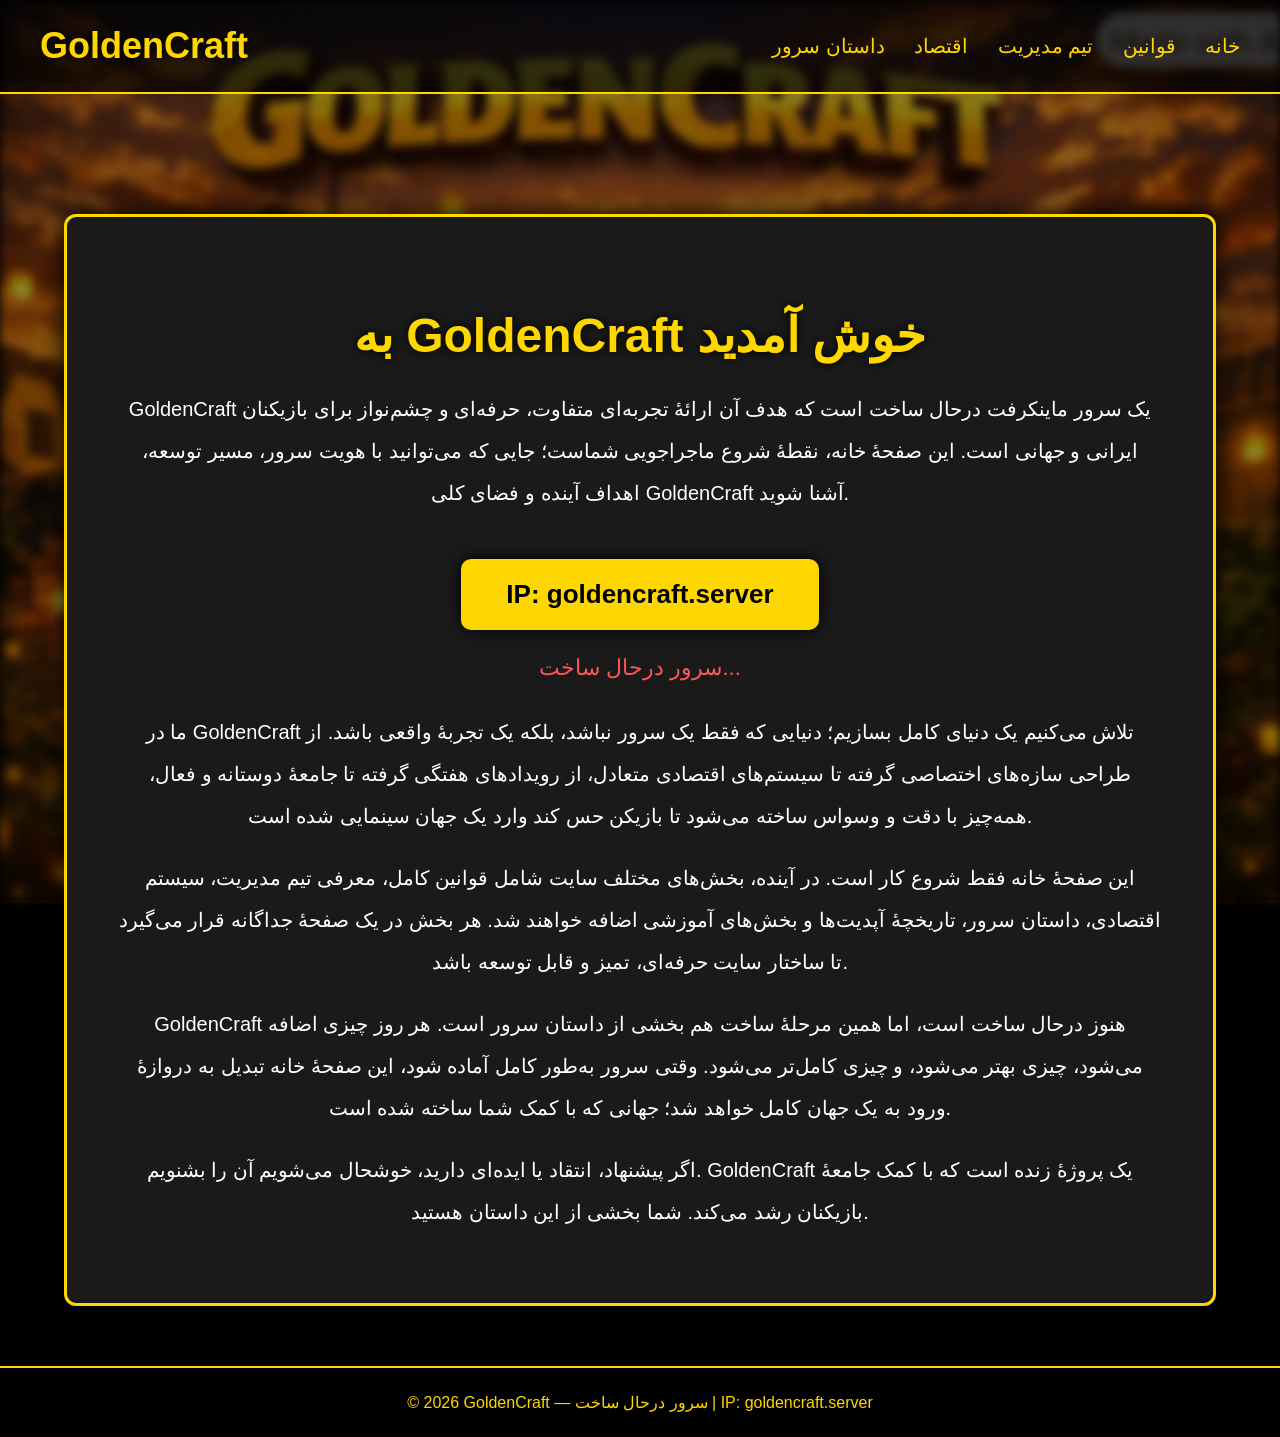
<file: index.html>
<!DOCTYPE html>
<html lang="fa">
<head> 
    <meta name="google-site-verification" content="-9Aj7wPU2-I9HMEpn2i6Ea_sOuXZK8T9uhLVLvl1cgA" />
    <meta charset="UTF-8">
    <title>GoldenCraft - خانه</title>
    <meta name="viewport" content="width=device-width, initial-scale=1">

    <!-- فونت ماینکرفت -->
    <style>
        @font-face {
            font-family: 'Minecraft';
            src: url('https://fonts.cdnfonts.com/s/16074/Minecraft.ttf') format('truetype');
        }

        body {
            margin: 0;
            padding: 0;
            font-family: 'Minecraft', sans-serif;
            color: #ffd700;
            overflow-x: hidden;
            background-color: #000;
        }

        /* بک‌گراند تار فقط برای عکس */
        .bg {
            position: fixed;
            top: 0;
            left: 0;
            width: 100%;
            height: 100%;
            background: url('Copilot_20260818_062259.jpg') no-repeat center center fixed;
            background-size: cover;
            filter: blur(5px);
            z-index: -1;
        }

        /* لایه نیمه‌تار برای خوانایی متن */
        .overlay {
            position: fixed;
            top: 0;
            left: 0;
            width: 100%;
            height: 100%;
            background: rgba(0,0,0,0.45);
            z-index: -1;
        }

        /* هدر */
        header {
            width: 100%;
            padding: 25px 40px;
            background: rgba(0,0,0,0.65);
            border-bottom: 2px solid #ffd700;
            display: flex;
            justify-content: space-between;
            align-items: center;
            box-sizing: border-box;
            position: sticky;
            top: 0;
            z-index: 10;
        }

        header h1 {
            margin: 0;
            font-size: 36px;
            color: #ffd700;
            text-shadow: 0 0 10px #000;
        }

        nav a {
            margin-left: 25px;
            color: #ffd700;
            text-decoration: none;
            font-size: 20px;
            transition: 0.3s;
        }

        nav a:hover {
            color: #fff;
            text-shadow: 0 0 10px #ffd700;
        }

        /* سکشن خانه */
        section {
            width: 90%;
            max-width: 1200px;
            margin: 60px auto;
            background: #1a1a1a; /* توسی پررنگ */
            border-radius: 12px;
            border: 3px solid #ffd700; /* قاب طلایی */
            padding: 50px;
            box-sizing: border-box;
            box-shadow: 0 0 25px #000;
        }

        section h2 {
            font-size: 42px;
            margin-bottom: 25px;
            color: #ffd700;
            text-shadow: 0 0 10px #000;
        }

        section p {
            font-size: 20px;
            line-height: 2.1;
            color: #fff;
            margin-bottom: 20px;
        }

        .hero {
            margin-top: 120px;
            text-align: center;
        }

        .hero h2 {
            font-size: 48px;
        }

        .hero .ip-box {
            margin-top: 25px;
            display: inline-block;
            padding: 20px 45px;
            background: #ffd700;
            color: #000;
            font-size: 26px;
            border-radius: 10px;
            font-weight: bold;
            box-shadow: 0 0 15px #000;
        }

        .hero .status {
            margin-top: 15px;
            font-size: 22px;
            color: #ff5555;
        }

        .glow {
            animation: glowAnim 3s infinite alternate;
        }

        @keyframes glowAnim {
            from { text-shadow: 0 0 10px #ffd700; }
            to { text-shadow: 0 0 25px #ffea4d; }
        }

        footer {
            text-align: center;
            padding: 25px;
            background: rgba(0,0,0,0.65);
            border-top: 2px solid #ffd700;
            color: #ffd700;
            margin-top: 60px;
        }
    </style>
</head>

<body>

    <!-- بک‌گراند و لایه تار -->
    <div class="bg"></div>
    <div class="overlay"></div>

    <!-- هدر -->
    <header>
        <h1 class="glow">GoldenCraft</h1>
        <nav>
            <a href="index.html">خانه</a>
            <a href="rules.html">قوانین</a>
            <a href="team.html">تیم مدیریت</a>
            <a href="economy.html">اقتصاد</a>
            <a href="story.html">داستان سرور</a>
        </nav>
    </header>

    <!-- سکشن خانه -->
    <section id="home" class="hero">
        <h2 class="glow">به GoldenCraft خوش آمدید</h2>

        <p>
            GoldenCraft یک سرور ماینکرفت درحال ساخت است که هدف آن ارائهٔ تجربه‌ای متفاوت، حرفه‌ای و چشم‌نواز
            برای بازیکنان ایرانی و جهانی است. این صفحهٔ خانه، نقطهٔ شروع ماجراجویی شماست؛ جایی که می‌توانید
            با هویت سرور، مسیر توسعه، اهداف آینده و فضای کلی GoldenCraft آشنا شوید.
        </p>

        <div class="ip-box">
            IP: goldencraft.server  
        </div>

        <p class="status">سرور درحال ساخت...</p>

        <p>
            ما در GoldenCraft تلاش می‌کنیم یک دنیای کامل بسازیم؛ دنیایی که فقط یک سرور نباشد، بلکه یک تجربهٔ
            واقعی باشد. از طراحی سازه‌های اختصاصی گرفته تا سیستم‌های اقتصادی متعادل، از رویدادهای هفتگی گرفته
            تا جامعهٔ دوستانه و فعال، همه‌چیز با دقت و وسواس ساخته می‌شود تا بازیکن حس کند وارد یک جهان
            سینمایی شده است.
        </p>

        <p>
            این صفحهٔ خانه فقط شروع کار است. در آینده، بخش‌های مختلف سایت شامل قوانین کامل، معرفی تیم مدیریت،
            سیستم اقتصادی، داستان سرور، تاریخچهٔ آپدیت‌ها و بخش‌های آموزشی اضافه خواهند شد. هر بخش در یک صفحهٔ
            جداگانه قرار می‌گیرد تا ساختار سایت حرفه‌ای، تمیز و قابل توسعه باشد.
        </p>

        <p>
            GoldenCraft هنوز درحال ساخت است، اما همین مرحلهٔ ساخت هم بخشی از داستان سرور است. هر روز چیزی
            اضافه می‌شود، چیزی بهتر می‌شود، و چیزی کامل‌تر می‌شود. وقتی سرور به‌طور کامل آماده شود، این صفحهٔ
            خانه تبدیل به دروازهٔ ورود به یک جهان کامل خواهد شد؛ جهانی که با کمک شما ساخته شده است.
        </p>

        <p>
            اگر پیشنهاد، انتقاد یا ایده‌ای دارید، خوشحال می‌شویم آن را بشنویم. GoldenCraft یک پروژهٔ زنده است
            که با کمک جامعهٔ بازیکنان رشد می‌کند. شما بخشی از این داستان هستید.
        </p>
    </section>

    <!-- فوتر -->
    <footer>
        © 2026 GoldenCraft — سرور درحال ساخت | IP: goldencraft.server
    </footer>

</body>
</html>
</file>
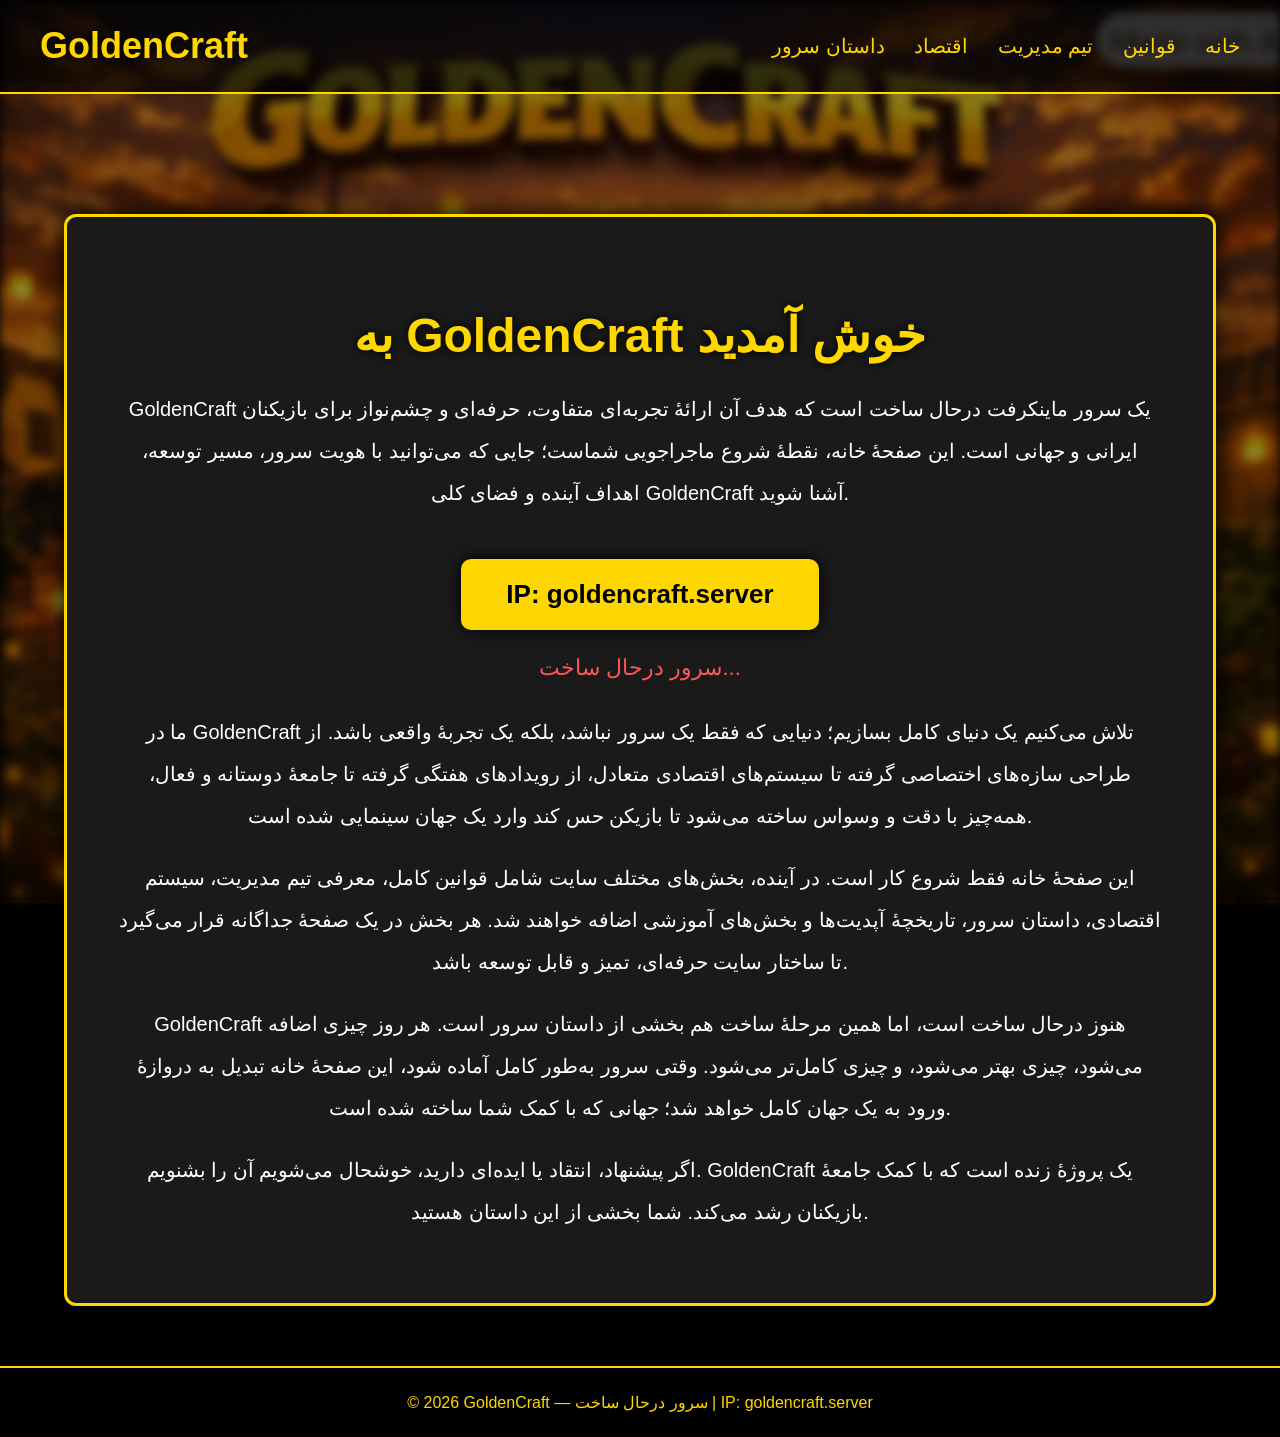
<file: goldencraft-website/index.html>
<!DOCTYPE html>
<html lang="fa">
<head>
    <meta charset="UTF-8">
    <title>GoldenCraft - خانه</title>
    <meta name="viewport" content="width=device-width, initial-scale=1">

    <!-- فونت ماینکرفت -->
    <style>
        @font-face {
            font-family: 'Minecraft';
            src: url('https://fonts.cdnfonts.com/s/16074/Minecraft.ttf') format('truetype');
        }

        body {
            margin: 0;
            padding: 0;
            font-family: 'Minecraft', sans-serif;
            color: #ffd700;
            overflow-x: hidden;
            background-color: #000;
        }

        /* بک‌گراند تار فقط برای عکس */
        .bg {
            position: fixed;
            top: 0;
            left: 0;
            width: 100%;
            height: 100%;
            background: url('Copilot_20260818_062259.jpg') no-repeat center center fixed;
            background-size: cover;
            filter: blur(5px);
            z-index: -1;
        }

        /* لایه نیمه‌تار برای خوانایی متن */
        .overlay {
            position: fixed;
            top: 0;
            left: 0;
            width: 100%;
            height: 100%;
            background: rgba(0,0,0,0.45);
            z-index: -1;
        }

        /* هدر */
        header {
            width: 100%;
            padding: 25px 40px;
            background: rgba(0,0,0,0.65);
            border-bottom: 2px solid #ffd700;
            display: flex;
            justify-content: space-between;
            align-items: center;
            box-sizing: border-box;
            position: sticky;
            top: 0;
            z-index: 10;
        }

        header h1 {
            margin: 0;
            font-size: 36px;
            color: #ffd700;
            text-shadow: 0 0 10px #000;
        }

        nav a {
            margin-left: 25px;
            color: #ffd700;
            text-decoration: none;
            font-size: 20px;
            transition: 0.3s;
        }

        nav a:hover {
            color: #fff;
            text-shadow: 0 0 10px #ffd700;
        }

        /* سکشن خانه */
        section {
            width: 90%;
            max-width: 1200px;
            margin: 60px auto;
            background: #1a1a1a; /* توسی پررنگ */
            border-radius: 12px;
            border: 3px solid #ffd700; /* قاب طلایی */
            padding: 50px;
            box-sizing: border-box;
            box-shadow: 0 0 25px #000;
        }

        section h2 {
            font-size: 42px;
            margin-bottom: 25px;
            color: #ffd700;
            text-shadow: 0 0 10px #000;
        }

        section p {
            font-size: 20px;
            line-height: 2.1;
            color: #fff;
            margin-bottom: 20px;
        }

        .hero {
            margin-top: 120px;
            text-align: center;
        }

        .hero h2 {
            font-size: 48px;
        }

        .hero .ip-box {
            margin-top: 25px;
            display: inline-block;
            padding: 20px 45px;
            background: #ffd700;
            color: #000;
            font-size: 26px;
            border-radius: 10px;
            font-weight: bold;
            box-shadow: 0 0 15px #000;
        }

        .hero .status {
            margin-top: 15px;
            font-size: 22px;
            color: #ff5555;
        }

        .glow {
            animation: glowAnim 3s infinite alternate;
        }

        @keyframes glowAnim {
            from { text-shadow: 0 0 10px #ffd700; }
            to { text-shadow: 0 0 25px #ffea4d; }
        }

        footer {
            text-align: center;
            padding: 25px;
            background: rgba(0,0,0,0.65);
            border-top: 2px solid #ffd700;
            color: #ffd700;
            margin-top: 60px;
        }
    </style>
</head>

<body>

    <!-- بک‌گراند و لایه تار -->
    <div class="bg"></div>
    <div class="overlay"></div>

    <!-- هدر -->
    <header>
        <h1 class="glow">GoldenCraft</h1>
        <nav>
            <a href="index.html">خانه</a>
            <a href="rules.html">قوانین</a>
            <a href="team.html">تیم مدیریت</a>
            <a href="economy.html">اقتصاد</a>
            <a href="story.html">داستان سرور</a>
        </nav>
    </header>

    <!-- سکشن خانه -->
    <section id="home" class="hero">
        <h2 class="glow">به GoldenCraft خوش آمدید</h2>

        <p>
            GoldenCraft یک سرور ماینکرفت درحال ساخت است که هدف آن ارائهٔ تجربه‌ای متفاوت، حرفه‌ای و چشم‌نواز
            برای بازیکنان ایرانی و جهانی است. این صفحهٔ خانه، نقطهٔ شروع ماجراجویی شماست؛ جایی که می‌توانید
            با هویت سرور، مسیر توسعه، اهداف آینده و فضای کلی GoldenCraft آشنا شوید.
        </p>

        <div class="ip-box">
            IP: goldencraft.server  
        </div>

        <p class="status">سرور درحال ساخت...</p>

        <p>
            ما در GoldenCraft تلاش می‌کنیم یک دنیای کامل بسازیم؛ دنیایی که فقط یک سرور نباشد، بلکه یک تجربهٔ
            واقعی باشد. از طراحی سازه‌های اختصاصی گرفته تا سیستم‌های اقتصادی متعادل، از رویدادهای هفتگی گرفته
            تا جامعهٔ دوستانه و فعال، همه‌چیز با دقت و وسواس ساخته می‌شود تا بازیکن حس کند وارد یک جهان
            سینمایی شده است.
        </p>

        <p>
            این صفحهٔ خانه فقط شروع کار است. در آینده، بخش‌های مختلف سایت شامل قوانین کامل، معرفی تیم مدیریت،
            سیستم اقتصادی، داستان سرور، تاریخچهٔ آپدیت‌ها و بخش‌های آموزشی اضافه خواهند شد. هر بخش در یک صفحهٔ
            جداگانه قرار می‌گیرد تا ساختار سایت حرفه‌ای، تمیز و قابل توسعه باشد.
        </p>

        <p>
            GoldenCraft هنوز درحال ساخت است، اما همین مرحلهٔ ساخت هم بخشی از داستان سرور است. هر روز چیزی
            اضافه می‌شود، چیزی بهتر می‌شود، و چیزی کامل‌تر می‌شود. وقتی سرور به‌طور کامل آماده شود، این صفحهٔ
            خانه تبدیل به دروازهٔ ورود به یک جهان کامل خواهد شد؛ جهانی که با کمک شما ساخته شده است.
        </p>

        <p>
            اگر پیشنهاد، انتقاد یا ایده‌ای دارید، خوشحال می‌شویم آن را بشنویم. GoldenCraft یک پروژهٔ زنده است
            که با کمک جامعهٔ بازیکنان رشد می‌کند. شما بخشی از این داستان هستید.
        </p>
    </section>

    <!-- فوتر -->
    <footer>
        © 2026 GoldenCraft — سرور درحال ساخت | IP: goldencraft.server
    </footer>

</body>
</html>
</file>
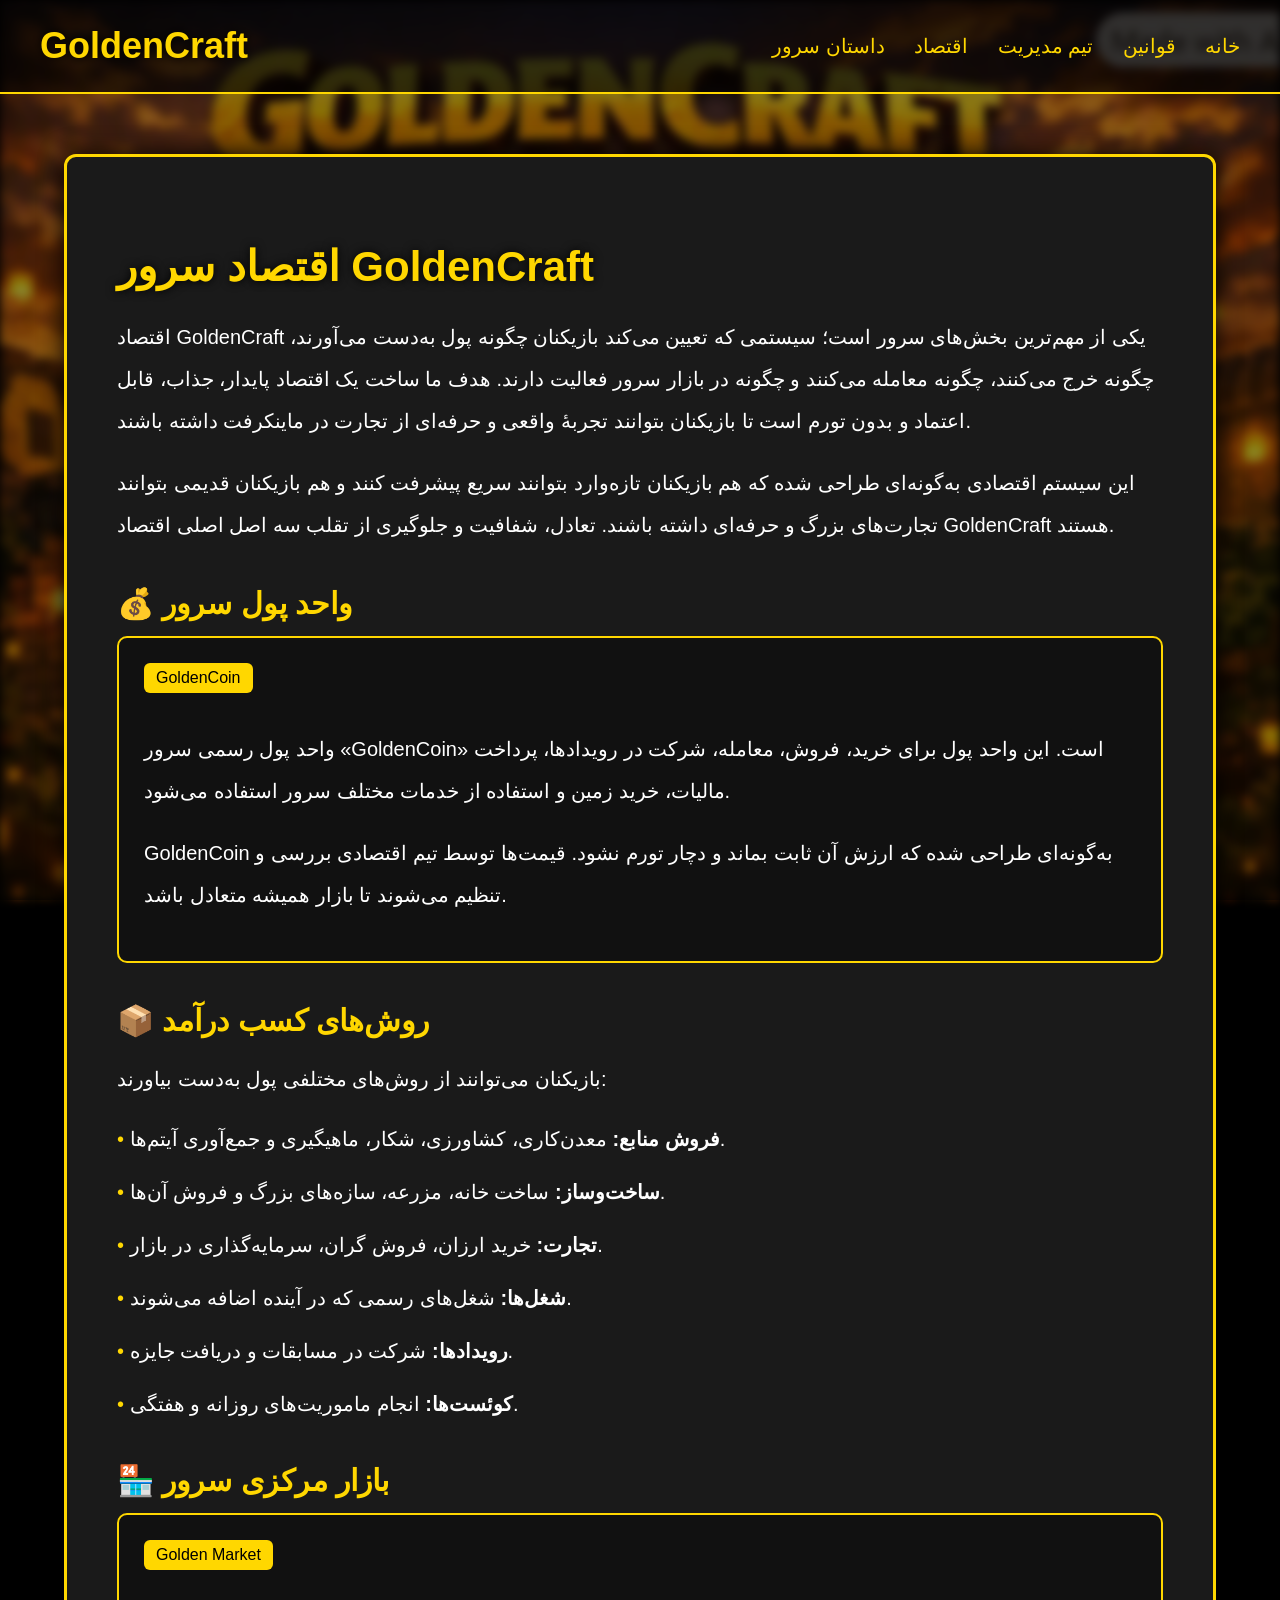
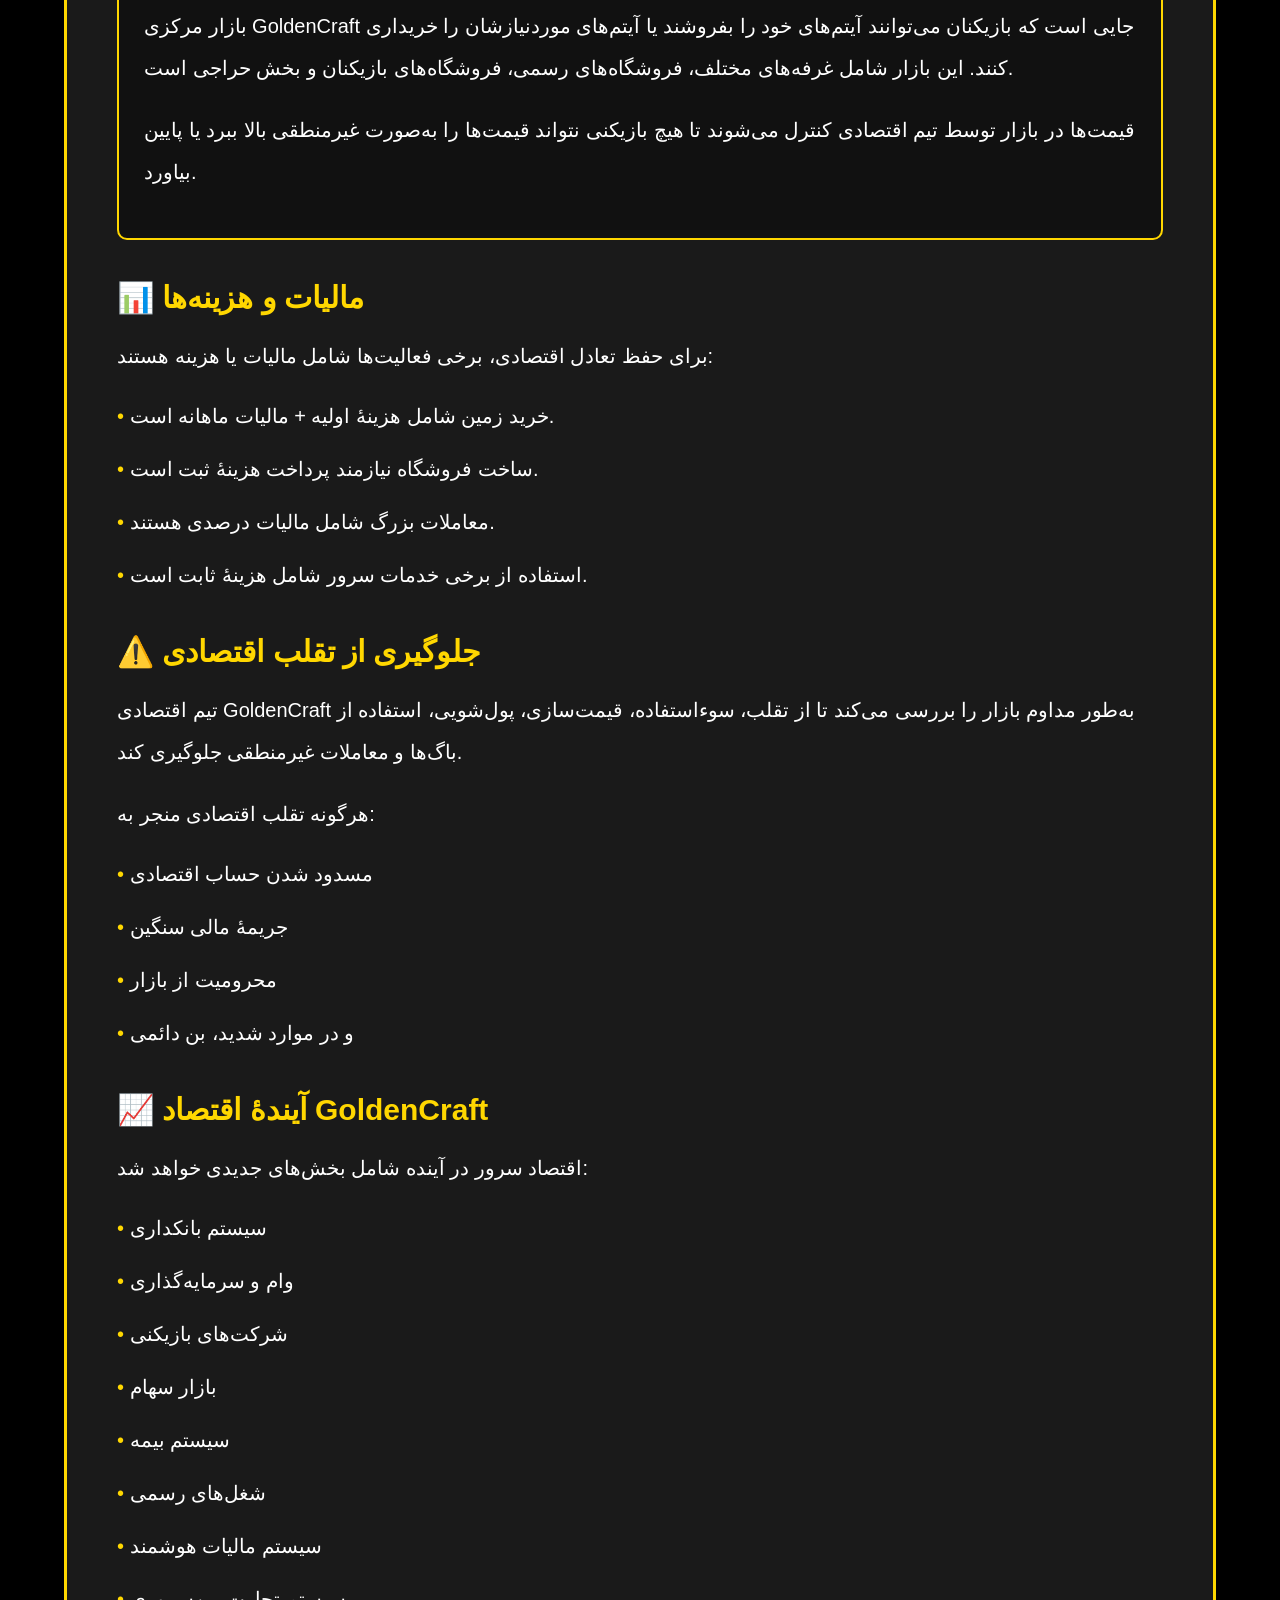
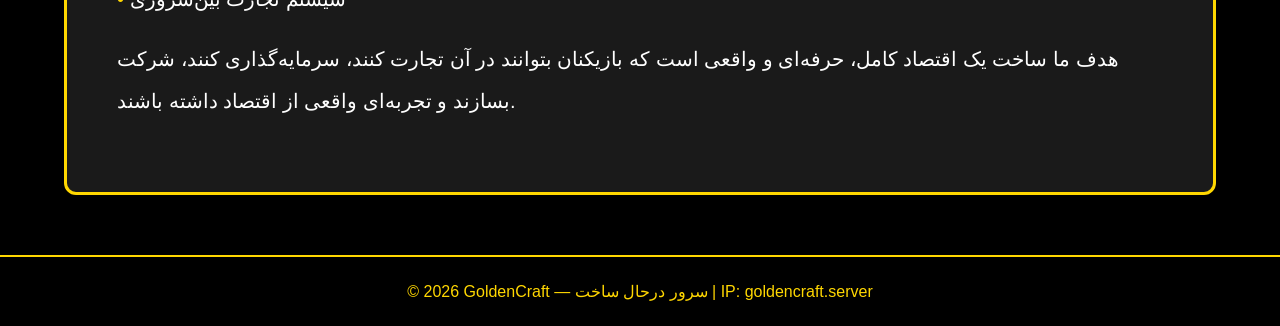
<file: economy.html>
<!DOCTYPE html>
<html lang="fa">
<head>
    <meta charset="UTF-8">
    <title>GoldenCraft - اقتصاد سرور</title>
    <meta name="viewport" content="width=device-width, initial-scale=1">

    <!-- فونت ماینکرفت -->
    <style>
        @font-face {
            font-family: 'Minecraft';
            src: url('https://fonts.cdnfonts.com/s/16074/Minecraft.ttf') format('truetype');
        }

        body {
            margin: 0;
            padding: 0;
            font-family: 'Minecraft', sans-serif;
            color: #ffd700;
            overflow-x: hidden;
            background-color: #000;
        }

        /* بک‌گراند تار فقط برای عکس */
        .bg {
            position: fixed;
            top: 0;
            left: 0;
            width: 100%;
            height: 100%;
            background: url('Copilot_20260818_062259.jpg') no-repeat center center fixed;
            background-size: cover;
            filter: blur(5px);
            z-index: -1;
        }

        /* لایه نیمه‌تار */
        .overlay {
            position: fixed;
            top: 0;
            left: 0;
            width: 100%;
            height: 100%;
            background: rgba(0,0,0,0.45);
            z-index: -1;
        }

        /* هدر */
        header {
            width: 100%;
            padding: 25px 40px;
            background: rgba(0,0,0,0.65);
            border-bottom: 2px solid #ffd700;
            display: flex;
            justify-content: space-between;
            align-items: center;
            box-sizing: border-box;
            position: sticky;
            top: 0;
            z-index: 10;
        }

        header h1 {
            margin: 0;
            font-size: 36px;
            color: #ffd700;
            text-shadow: 0 0 10px #000;
        }

        nav a {
            margin-left: 25px;
            color: #ffd700;
            text-decoration: none;
            font-size: 20px;
            transition: 0.3s;
        }

        nav a:hover {
            color: #fff;
            text-shadow: 0 0 10px #ffd700;
        }

        /* سکشن اقتصاد */
        section {
            width: 90%;
            max-width: 1200px;
            margin: 60px auto;
            background: #1a1a1a; /* توسی پررنگ */
            border-radius: 12px;
            border: 3px solid #ffd700; /* قاب طلایی */
            padding: 50px;
            box-sizing: border-box;
            box-shadow: 0 0 25px #000;
        }

        section h2 {
            font-size: 42px;
            margin-bottom: 25px;
            color: #ffd700;
            text-shadow: 0 0 10px #000;
        }

        section h3 {
            font-size: 30px;
            margin-top: 40px;
            margin-bottom: 15px;
            color: #ffd700;
        }

        section p {
            font-size: 20px;
            line-height: 2.1;
            color: #fff;
            margin-bottom: 20px;
        }

        ul {
            list-style: none;
            padding: 0;
            margin: 0 0 20px 0;
        }

        ul li {
            margin-bottom: 15px;
            font-size: 20px;
            color: #fff;
            line-height: 1.9;
        }

        ul li::before {
            content: "• ";
            color: #ffd700;
        }

        .box {
            background: #111;
            border: 2px solid #ffd700;
            border-radius: 10px;
            padding: 25px;
            margin-bottom: 30px;
        }

        .tag {
            display: inline-block;
            padding: 6px 12px;
            background: #ffd700;
            color: #000;
            border-radius: 6px;
            font-size: 16px;
            margin-bottom: 15px;
        }

        footer {
            text-align: center;
            padding: 25px;
            background: rgba(0,0,0,0.65);
            border-top: 2px solid #ffd700;
            color: #ffd700;
            margin-top: 60px;
        }
    </style>
</head>

<body>

    <div class="bg"></div>
    <div class="overlay"></div>

    <!-- هدر -->
    <header>
        <h1>GoldenCraft</h1>
        <nav>
            <a href="index.html">خانه</a>
            <a href="rules.html">قوانین</a>
            <a href="team.html">تیم مدیریت</a>
            <a href="economy.html">اقتصاد</a>
            <a href="story.html">داستان سرور</a>
        </nav>
    </header>

    <!-- سکشن اقتصاد -->
    <section>
        <h2>اقتصاد سرور GoldenCraft</h2>

        <p>
            اقتصاد GoldenCraft یکی از مهم‌ترین بخش‌های سرور است؛ سیستمی که تعیین می‌کند بازیکنان چگونه پول
            به‌دست می‌آورند، چگونه خرج می‌کنند، چگونه معامله می‌کنند و چگونه در بازار سرور فعالیت دارند.
            هدف ما ساخت یک اقتصاد پایدار، جذاب، قابل اعتماد و بدون تورم است تا بازیکنان بتوانند تجربهٔ
            واقعی و حرفه‌ای از تجارت در ماینکرفت داشته باشند.
        </p>

        <p>
            این سیستم اقتصادی به‌گونه‌ای طراحی شده که هم بازیکنان تازه‌وارد بتوانند سریع پیشرفت کنند و هم
            بازیکنان قدیمی بتوانند تجارت‌های بزرگ و حرفه‌ای داشته باشند. تعادل، شفافیت و جلوگیری از تقلب
            سه اصل اصلی اقتصاد GoldenCraft هستند.
        </p>

        <h3>💰 واحد پول سرور</h3>

        <div class="box">
            <span class="tag">GoldenCoin</span>
            <p>
                واحد پول رسمی سرور «GoldenCoin» است.  
                این واحد پول برای خرید، فروش، معامله، شرکت در رویدادها، پرداخت مالیات، خرید زمین و استفاده
                از خدمات مختلف سرور استفاده می‌شود.
            </p>
            <p>
                GoldenCoin به‌گونه‌ای طراحی شده که ارزش آن ثابت بماند و دچار تورم نشود.  
                قیمت‌ها توسط تیم اقتصادی بررسی و تنظیم می‌شوند تا بازار همیشه متعادل باشد.
            </p>
        </div>

        <h3>📦 روش‌های کسب درآمد</h3>

        <p>بازیکنان می‌توانند از روش‌های مختلفی پول به‌دست بیاورند:</p>

        <ul>
            <li><strong>فروش منابع:</strong> معدن‌کاری، کشاورزی، شکار، ماهیگیری و جمع‌آوری آیتم‌ها.</li>
            <li><strong>ساخت‌وساز:</strong> ساخت خانه، مزرعه، سازه‌های بزرگ و فروش آن‌ها.</li>
            <li><strong>تجارت:</strong> خرید ارزان، فروش گران، سرمایه‌گذاری در بازار.</li>
            <li><strong>شغل‌ها:</strong> شغل‌های رسمی که در آینده اضافه می‌شوند.</li>
            <li><strong>رویدادها:</strong> شرکت در مسابقات و دریافت جایزه.</li>
            <li><strong>کوئست‌ها:</strong> انجام ماموریت‌های روزانه و هفتگی.</li>
        </ul>

        <h3>🏪 بازار مرکزی سرور</h3>

        <div class="box">
            <span class="tag">Golden Market</span>
            <p>
                بازار مرکزی GoldenCraft جایی است که بازیکنان می‌توانند آیتم‌های خود را بفروشند یا آیتم‌های
                موردنیازشان را خریداری کنند.  
                این بازار شامل غرفه‌های مختلف، فروشگاه‌های رسمی، فروشگاه‌های بازیکنان و بخش حراجی است.
            </p>
            <p>
                قیمت‌ها در بازار توسط تیم اقتصادی کنترل می‌شوند تا هیچ بازیکنی نتواند قیمت‌ها را به‌صورت
                غیرمنطقی بالا ببرد یا پایین بیاورد.
            </p>
        </div>

        <h3>📊 مالیات و هزینه‌ها</h3>

        <p>
            برای حفظ تعادل اقتصادی، برخی فعالیت‌ها شامل مالیات یا هزینه هستند:
        </p>

        <ul>
            <li>خرید زمین شامل هزینهٔ اولیه + مالیات ماهانه است.</li>
            <li>ساخت فروشگاه نیازمند پرداخت هزینهٔ ثبت است.</li>
            <li>معاملات بزرگ شامل مالیات درصدی هستند.</li>
            <li>استفاده از برخی خدمات سرور شامل هزینهٔ ثابت است.</li>
        </ul>

        <h3>⚠️ جلوگیری از تقلب اقتصادی</h3>

        <p>
            تیم اقتصادی GoldenCraft به‌طور مداوم بازار را بررسی می‌کند تا از تقلب، سوءاستفاده، قیمت‌سازی،
            پول‌شویی، استفاده از باگ‌ها و معاملات غیرمنطقی جلوگیری کند.
        </p>

        <p>
            هرگونه تقلب اقتصادی منجر به:
        </p>

        <ul>
            <li>مسدود شدن حساب اقتصادی</li>
            <li>جریمهٔ مالی سنگین</li>
            <li>محرومیت از بازار</li>
            <li>و در موارد شدید، بن دائمی</li>
        </ul>

        <h3>📈 آیندهٔ اقتصاد GoldenCraft</h3>

        <p>
            اقتصاد سرور در آینده شامل بخش‌های جدیدی خواهد شد:
        </p>

        <ul>
            <li>سیستم بانکداری</li>
            <li>وام و سرمایه‌گذاری</li>
            <li>شرکت‌های بازیکنی</li>
            <li>بازار سهام</li>
            <li>سیستم بیمه</li>
            <li>شغل‌های رسمی</li>
            <li>سیستم مالیات هوشمند</li>
            <li>سیستم تجارت بین‌سروری</li>
        </ul>

        <p>
            هدف ما ساخت یک اقتصاد کامل، حرفه‌ای و واقعی است که بازیکنان بتوانند در آن تجارت کنند، سرمایه‌گذاری
            کنند، شرکت بسازند و تجربه‌ای واقعی از اقتصاد داشته باشند.
        </p>
    </section>

    <!-- فوتر -->
    <footer>
        © 2026 GoldenCraft — سرور درحال ساخت | IP: goldencraft.server
    </footer>

</body>
</html>
</file>
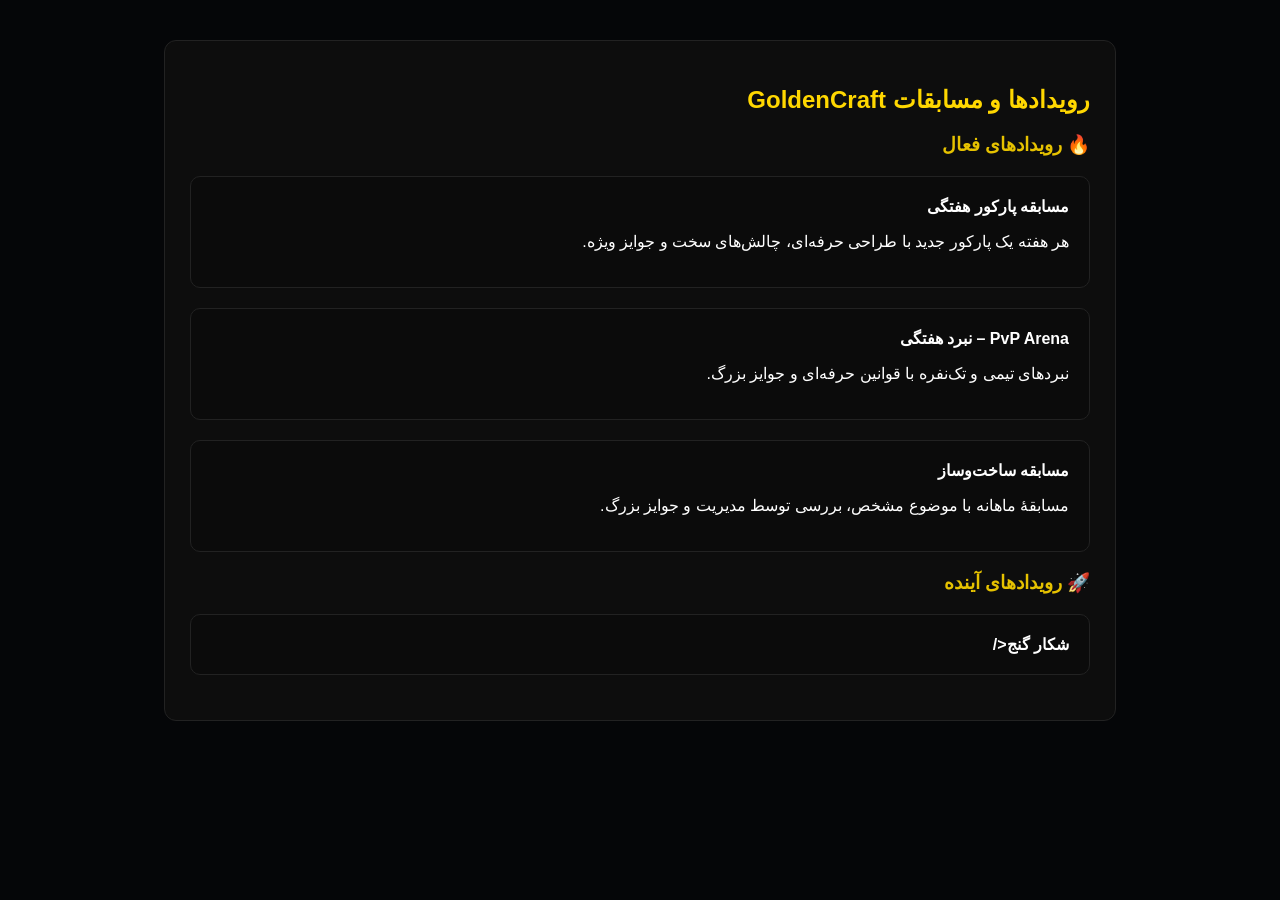
<file: events.html>
<!DOCTYPE html>
<html lang="fa">
<head>
<meta charset="UTF-8">
<title>رویدادها و مسابقات</title>
<style>
body { background:#050608; color:#fff; direction:rtl; font-family:sans-serif; }
.card { background:#0d0d0d; padding:25px; margin:40px auto; max-width:900px; border-radius:12px; border:1px solid #222; }
.event { background:#0b0b0b; padding:20px; border-radius:10px; margin:20px 0; border:1px solid #222; }
h2 { color:#ffd700; }
h3 { color:#e6c200; }
</style>
</head>
<body>

<div class="card">
<h2>رویدادها و مسابقات GoldenCraft</h2>

<h3>🔥 رویدادهای فعال</h3>

<div class="event">
<strong>مسابقه پارکور هفتگی</strong>
<p>هر هفته یک پارکور جدید با طراحی حرفه‌ای، چالش‌های سخت و جوایز ویژه.</p>
</div>

<div class="event">
<strong>PvP Arena – نبرد هفتگی</strong>
<p>نبردهای تیمی و تک‌نفره با قوانین حرفه‌ای و جوایز بزرگ.</p>
</div>

<div class="event">
<strong>مسابقه ساخت‌وساز</strong>
<p>مسابقهٔ ماهانه با موضوع مشخص، بررسی توسط مدیریت و جوایز بزرگ.</p>
</div>

<h3>🚀 رویدادهای آینده</h3>

<div class="event">
<strong>شکار گنج</
</file>
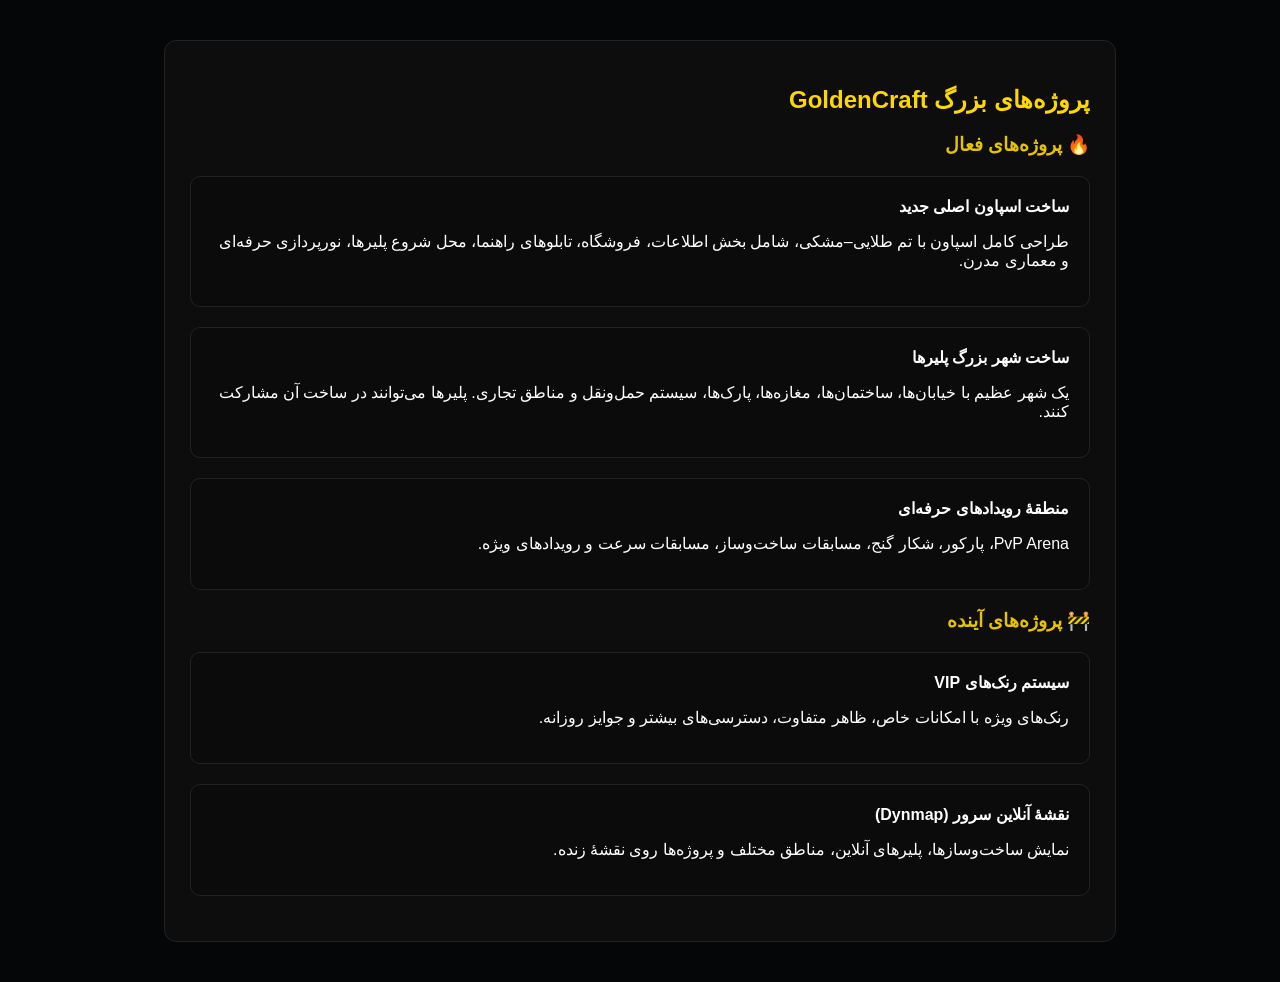
<file: projects.html>
<!DOCTYPE html>
<html lang="fa">
<head>
<meta charset="UTF-8">
<title>پروژه‌های سرور</title>
<style>
body { background:#050608; color:#fff; direction:rtl; font-family:sans-serif; }
.card { background:#0d0d0d; padding:25px; margin:40px auto; max-width:900px; border-radius:12px; border:1px solid #222; }
.project { background:#0b0b0b; padding:20px; border-radius:10px; margin:20px 0; border:1px solid #222; }
h2 { color:#ffd700; }
h3 { color:#e6c200; }
</style>
</head>
<body>

<div class="card">
<h2>پروژه‌های بزرگ GoldenCraft</h2>

<h3>🔥 پروژه‌های فعال</h3>

<div class="project">
<strong>ساخت اسپاون اصلی جدید</strong>
<p>طراحی کامل اسپاون با تم طلایی–مشکی، شامل بخش اطلاعات، فروشگاه، تابلوهای راهنما، محل شروع پلیرها، نورپردازی حرفه‌ای و معماری مدرن.</p>
</div>

<div class="project">
<strong>ساخت شهر بزرگ پلیرها</strong>
<p>یک شهر عظیم با خیابان‌ها، ساختمان‌ها، مغازه‌ها، پارک‌ها، سیستم حمل‌ونقل و مناطق تجاری. پلیرها می‌توانند در ساخت آن مشارکت کنند.</p>
</div>

<div class="project">
<strong>منطقهٔ رویدادهای حرفه‌ای</strong>
<p>PvP Arena، پارکور، شکار گنج، مسابقات ساخت‌وساز، مسابقات سرعت و رویدادهای ویژه.</p>
</div>

<h3>🚧 پروژه‌های آینده</h3>

<div class="project">
<strong>سیستم رنک‌های VIP</strong>
<p>رنک‌های ویژه با امکانات خاص، ظاهر متفاوت، دسترسی‌های بیشتر و جوایز روزانه.</p>
</div>

<div class="project">
<strong>نقشهٔ آنلاین سرور (Dynmap)</strong>
<p>نمایش ساخت‌وسازها، پلیرهای آنلاین، مناطق مختلف و پروژه‌ها روی نقشهٔ زنده.</p>
</div>

</div>

</body>
</html>
</file>
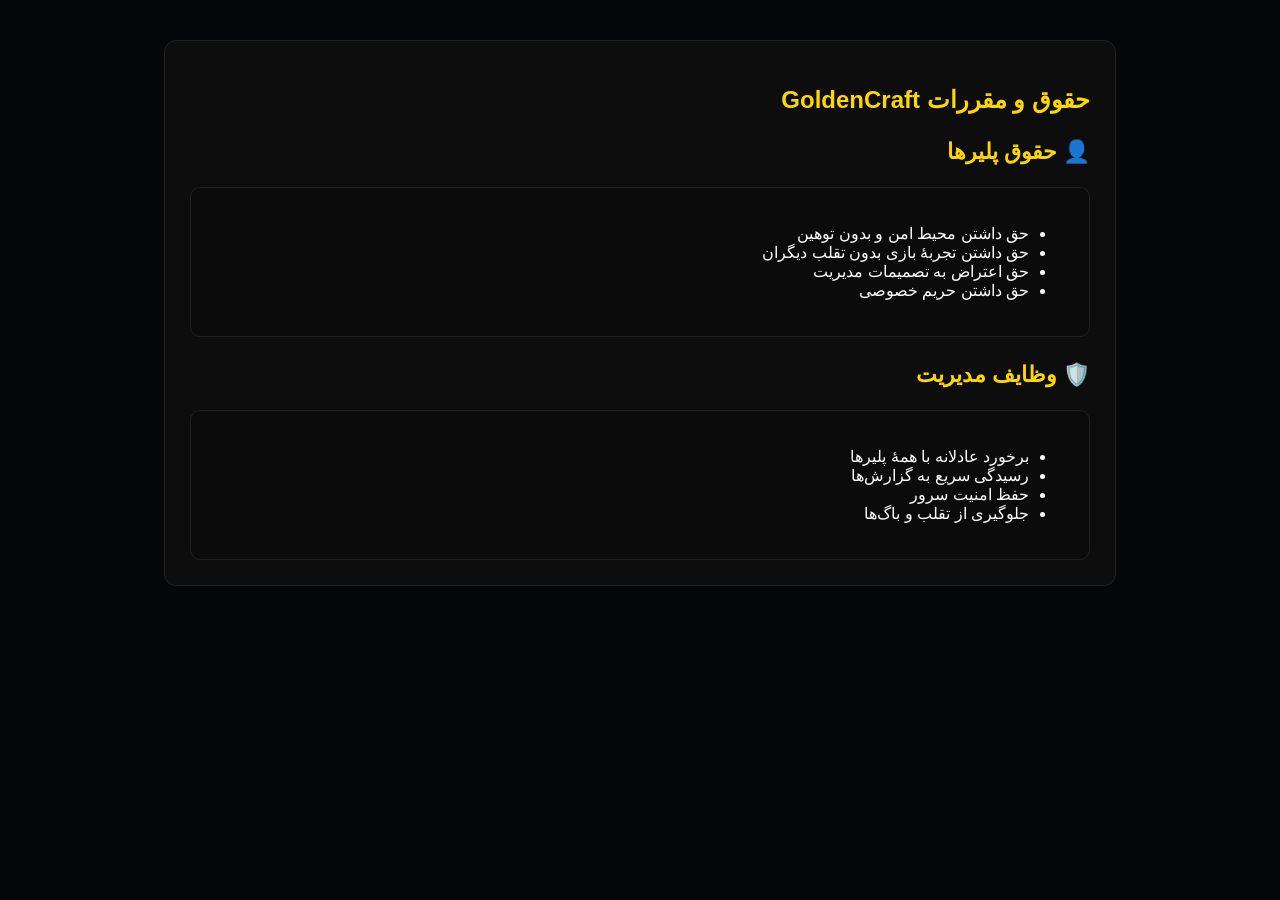
<file: rights.html>
<!DOCTYPE html>
<html lang="fa">
<head>
<meta charset="UTF-8">
<title>حقوق و مقررات</title>
<style>
body { background:#050608; color:#fff; direction:rtl; font-family:sans-serif; }
.card { background:#0d0d0d; padding:25px; margin:40px auto; max-width:900px; border-radius:12px; border:1px solid #222; }
h2 { color:#ffd700; }
.section-title { color:#ffd700; font-size:22px; margin-top:25px; }
.section-box { background:#0b0b0b; padding:20px; border-radius:10px; border:1px solid #222; margin-top:15px; }
</style>
</head>
<body>

<div class="card">
<h2>حقوق و مقررات GoldenCraft</h2>

<h3 class="section-title">👤 حقوق پلیرها</h3>
<div class="section-box">
<ul>
<li>حق داشتن محیط امن و بدون توهین</li>
<li>حق داشتن تجربهٔ بازی بدون تقلب دیگران</li>
<li>حق اعتراض به تصمیمات مدیریت</li>
<li>حق داشتن حریم خصوصی</li>
</ul>
</div>

<h3 class="section-title">🛡️ وظایف مدیریت</h3>
<div class="section-box">
<ul>
<li>برخورد عادلانه با همهٔ پلیرها</li>
<li>رسیدگی سریع به گزارش‌ها</li>
<li>حفظ امنیت سرور</li>
<li>جلوگیری از تقلب و باگ‌ها</li>
</ul>
</div>

</div>

</body>
</html>
</file>
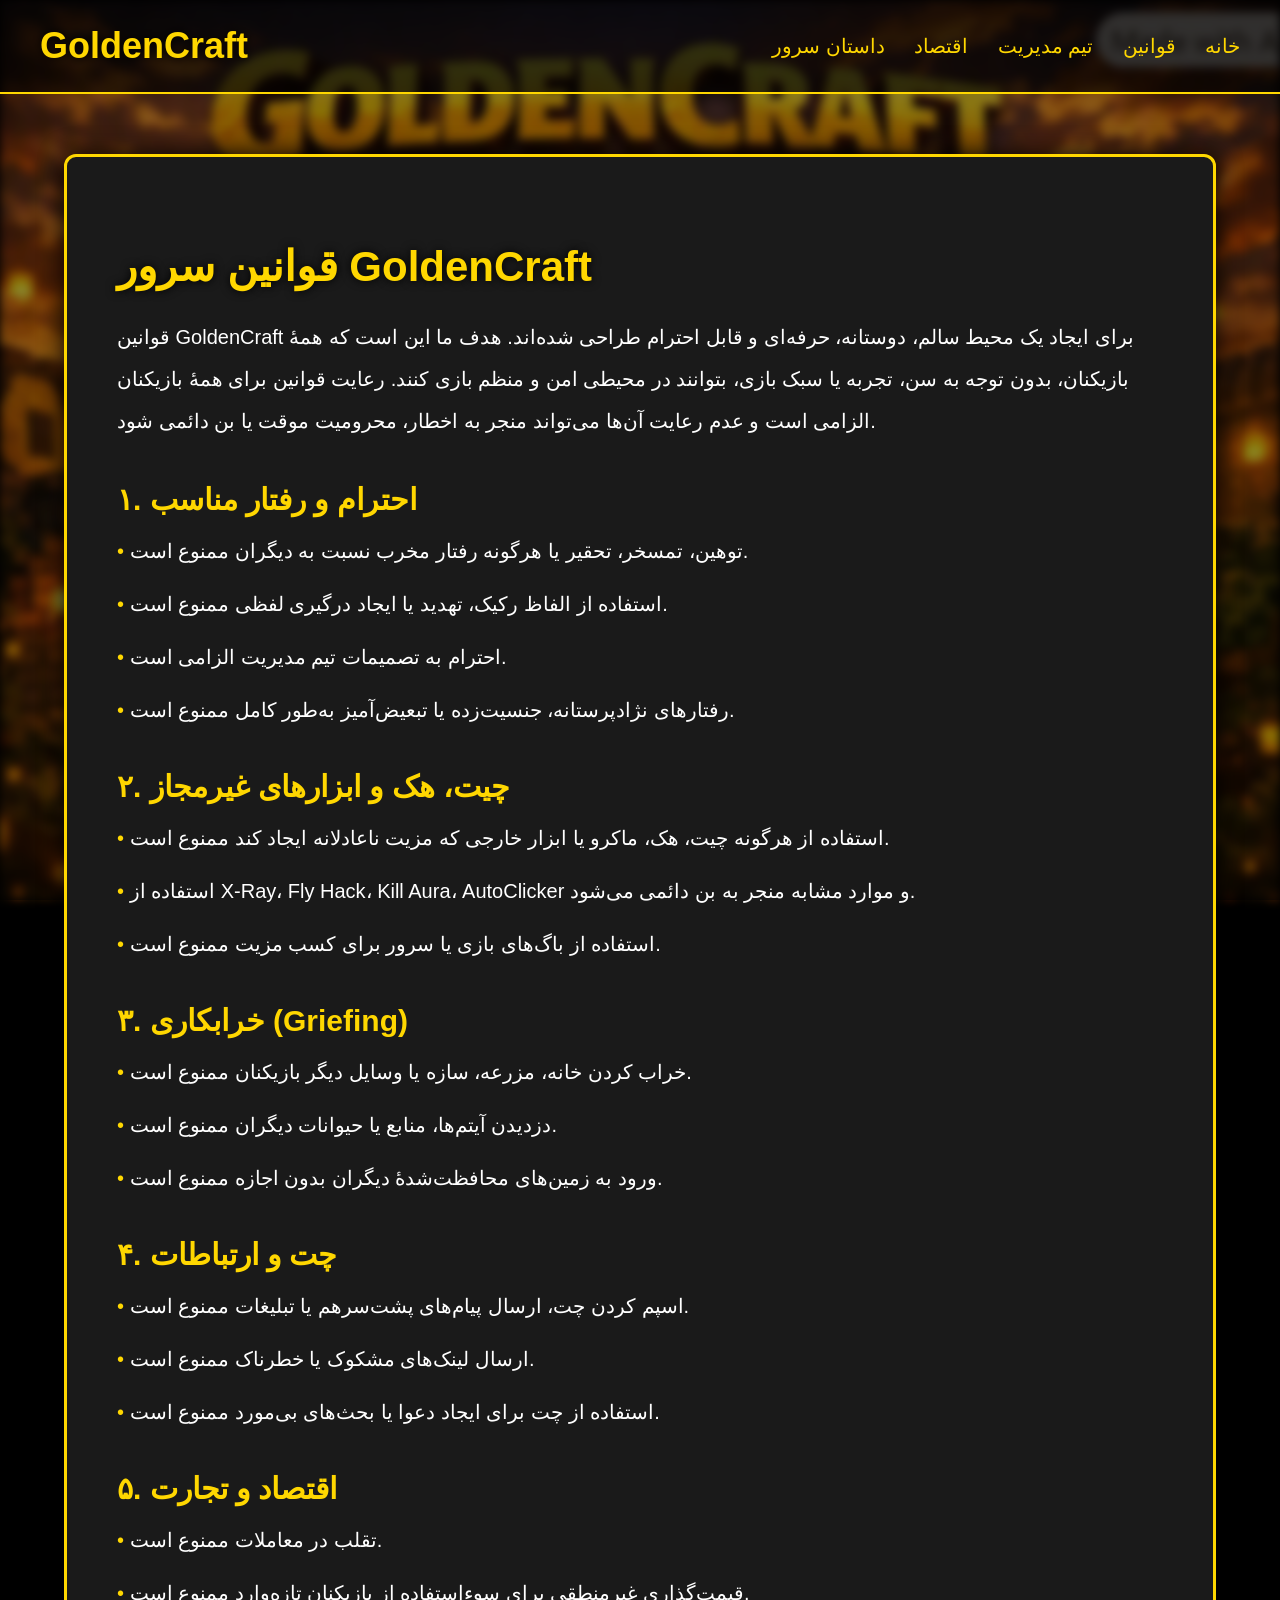
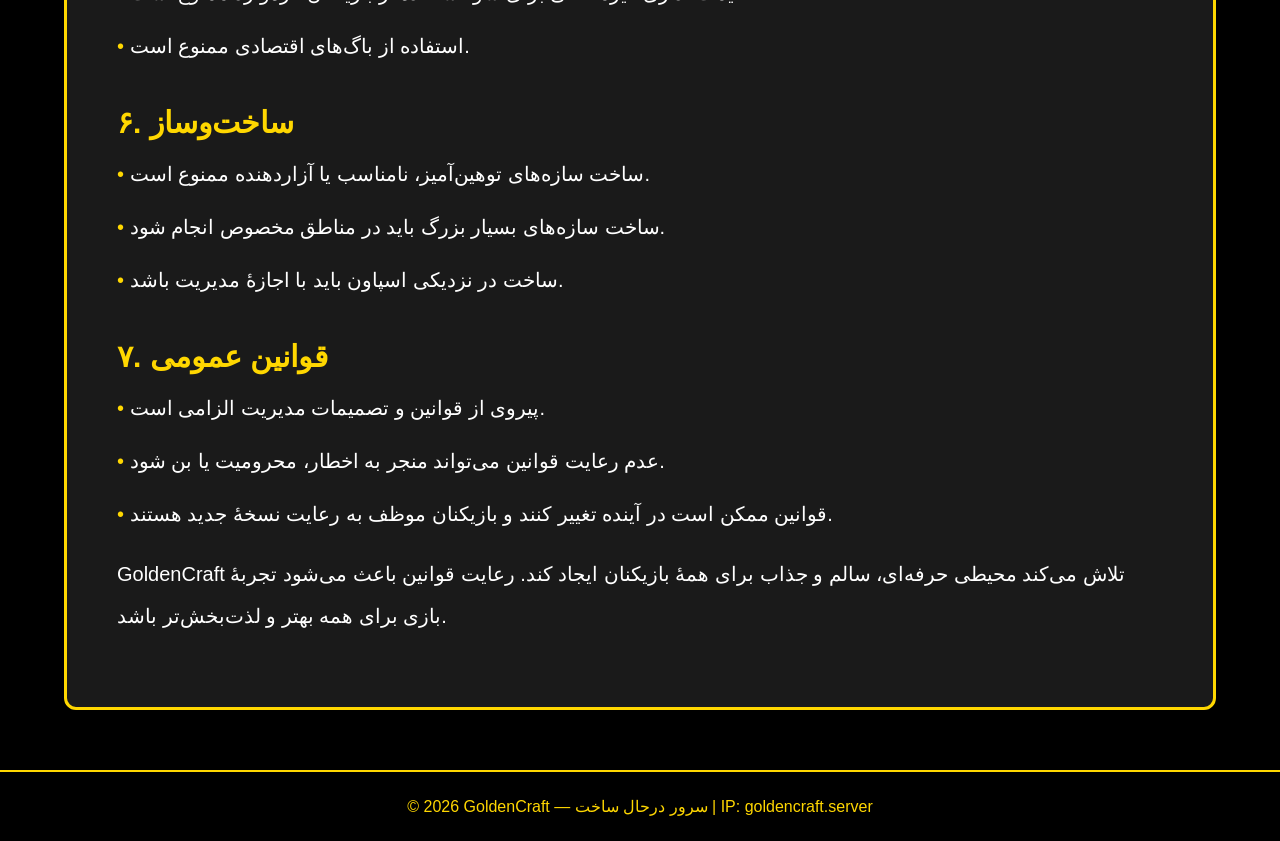
<file: rules.html>
<!DOCTYPE html>
<html lang="fa">
<head>
    <meta charset="UTF-8">
    <title>GoldenCraft - قوانین سرور</title>
    <meta name="viewport" content="width=device-width, initial-scale=1">

    <!-- فونت ماینکرفت -->
    <style>
        @font-face {
            font-family: 'Minecraft';
            src: url('https://fonts.cdnfonts.com/s/16074/Minecraft.ttf') format('truetype');
        }

        body {
            margin: 0;
            padding: 0;
            font-family: 'Minecraft', sans-serif;
            color: #ffd700;
            overflow-x: hidden;
            background-color: #000;
        }

        /* بک‌گراند تار فقط برای عکس */
        .bg {
            position: fixed;
            top: 0;
            left: 0;
            width: 100%;
            height: 100%;
            background: url('Copilot_20260818_062259.jpg') no-repeat center center fixed;
            background-size: cover;
            filter: blur(5px);
            z-index: -1;
        }

        /* لایه نیمه‌تار */
        .overlay {
            position: fixed;
            top: 0;
            left: 0;
            width: 100%;
            height: 100%;
            background: rgba(0,0,0,0.45);
            z-index: -1;
        }

        /* هدر */
        header {
            width: 100%;
            padding: 25px 40px;
            background: rgba(0,0,0,0.65);
            border-bottom: 2px solid #ffd700;
            display: flex;
            justify-content: space-between;
            align-items: center;
            box-sizing: border-box;
            position: sticky;
            top: 0;
            z-index: 10;
        }

        header h1 {
            margin: 0;
            font-size: 36px;
            color: #ffd700;
            text-shadow: 0 0 10px #000;
        }

        nav a {
            margin-left: 25px;
            color: #ffd700;
            text-decoration: none;
            font-size: 20px;
            transition: 0.3s;
        }

        nav a:hover {
            color: #fff;
            text-shadow: 0 0 10px #ffd700;
        }

        /* سکشن قوانین */
        section {
            width: 90%;
            max-width: 1200px;
            margin: 60px auto;
            background: #1a1a1a; /* توسی پررنگ */
            border-radius: 12px;
            border: 3px solid #ffd700; /* قاب طلایی */
            padding: 50px;
            box-sizing: border-box;
            box-shadow: 0 0 25px #000;
        }

        section h2 {
            font-size: 42px;
            margin-bottom: 25px;
            color: #ffd700;
            text-shadow: 0 0 10px #000;
        }

        section h3 {
            font-size: 30px;
            margin-top: 40px;
            margin-bottom: 15px;
            color: #ffd700;
        }

        section p {
            font-size: 20px;
            line-height: 2.1;
            color: #fff;
            margin-bottom: 20px;
        }

        ul {
            list-style: none;
            padding: 0;
            margin: 0 0 20px 0;
        }

        ul li {
            margin-bottom: 15px;
            font-size: 20px;
            color: #fff;
            line-height: 1.9;
        }

        ul li::before {
            content: "• ";
            color: #ffd700;
        }

        footer {
            text-align: center;
            padding: 25px;
            background: rgba(0,0,0,0.65);
            border-top: 2px solid #ffd700;
            color: #ffd700;
            margin-top: 60px;
        }
    </style>
</head>

<body>

    <div class="bg"></div>
    <div class="overlay"></div>

    <!-- هدر -->
    <header>
        <h1>GoldenCraft</h1>
        <nav>
            <a href="index.html">خانه</a>
            <a href="rules.html">قوانین</a>
            <a href="team.html">تیم مدیریت</a>
            <a href="economy.html">اقتصاد</a>
            <a href="story.html">داستان سرور</a>
        </nav>
    </header>

    <!-- سکشن قوانین -->
    <section>
        <h2>قوانین سرور GoldenCraft</h2>

        <p>
            قوانین GoldenCraft برای ایجاد یک محیط سالم، دوستانه، حرفه‌ای و قابل احترام طراحی شده‌اند.
            هدف ما این است که همهٔ بازیکنان، بدون توجه به سن، تجربه یا سبک بازی، بتوانند در محیطی امن
            و منظم بازی کنند. رعایت قوانین برای همهٔ بازیکنان الزامی است و عدم رعایت آن‌ها می‌تواند
            منجر به اخطار، محرومیت موقت یا بن دائمی شود.
        </p>

        <h3>۱. احترام و رفتار مناسب</h3>
        <ul>
            <li>توهین، تمسخر، تحقیر یا هرگونه رفتار مخرب نسبت به دیگران ممنوع است.</li>
            <li>استفاده از الفاظ رکیک، تهدید یا ایجاد درگیری لفظی ممنوع است.</li>
            <li>احترام به تصمیمات تیم مدیریت الزامی است.</li>
            <li>رفتارهای نژادپرستانه، جنسیت‌زده یا تبعیض‌آمیز به‌طور کامل ممنوع است.</li>
        </ul>

        <h3>۲. چیت، هک و ابزارهای غیرمجاز</h3>
        <ul>
            <li>استفاده از هرگونه چیت، هک، ماکرو یا ابزار خارجی که مزیت ناعادلانه ایجاد کند ممنوع است.</li>
            <li>استفاده از X-Ray، Fly Hack، Kill Aura، AutoClicker و موارد مشابه منجر به بن دائمی می‌شود.</li>
            <li>استفاده از باگ‌های بازی یا سرور برای کسب مزیت ممنوع است.</li>
        </ul>

        <h3>۳. خرابکاری (Griefing)</h3>
        <ul>
            <li>خراب کردن خانه، مزرعه، سازه یا وسایل دیگر بازیکنان ممنوع است.</li>
            <li>دزدیدن آیتم‌ها، منابع یا حیوانات دیگران ممنوع است.</li>
            <li>ورود به زمین‌های محافظت‌شدهٔ دیگران بدون اجازه ممنوع است.</li>
        </ul>

        <h3>۴. چت و ارتباطات</h3>
        <ul>
            <li>اسپم کردن چت، ارسال پیام‌های پشت‌سرهم یا تبلیغات ممنوع است.</li>
            <li>ارسال لینک‌های مشکوک یا خطرناک ممنوع است.</li>
            <li>استفاده از چت برای ایجاد دعوا یا بحث‌های بی‌مورد ممنوع است.</li>
        </ul>

        <h3>۵. اقتصاد و تجارت</h3>
        <ul>
            <li>تقلب در معاملات ممنوع است.</li>
            <li>قیمت‌گذاری غیرمنطقی برای سوءاستفاده از بازیکنان تازه‌وارد ممنوع است.</li>
            <li>استفاده از باگ‌های اقتصادی ممنوع است.</li>
        </ul>

        <h3>۶. ساخت‌وساز</h3>
        <ul>
            <li>ساخت سازه‌های توهین‌آمیز، نامناسب یا آزاردهنده ممنوع است.</li>
            <li>ساخت سازه‌های بسیار بزرگ باید در مناطق مخصوص انجام شود.</li>
            <li>ساخت در نزدیکی اسپاون باید با اجازهٔ مدیریت باشد.</li>
        </ul>

        <h3>۷. قوانین عمومی</h3>
        <ul>
            <li>پیروی از قوانین و تصمیمات مدیریت الزامی است.</li>
            <li>عدم رعایت قوانین می‌تواند منجر به اخطار، محرومیت یا بن شود.</li>
            <li>قوانین ممکن است در آینده تغییر کنند و بازیکنان موظف به رعایت نسخهٔ جدید هستند.</li>
        </ul>

        <p>
            GoldenCraft تلاش می‌کند محیطی حرفه‌ای، سالم و جذاب برای همهٔ بازیکنان ایجاد کند.
            رعایت قوانین باعث می‌شود تجربهٔ بازی برای همه بهتر و لذت‌بخش‌تر باشد.
        </p>
    </section>

    <!-- فوتر -->
    <footer>
        © 2026 GoldenCraft — سرور درحال ساخت | IP: goldencraft.server
    </footer>

</body>
</html>
</file>
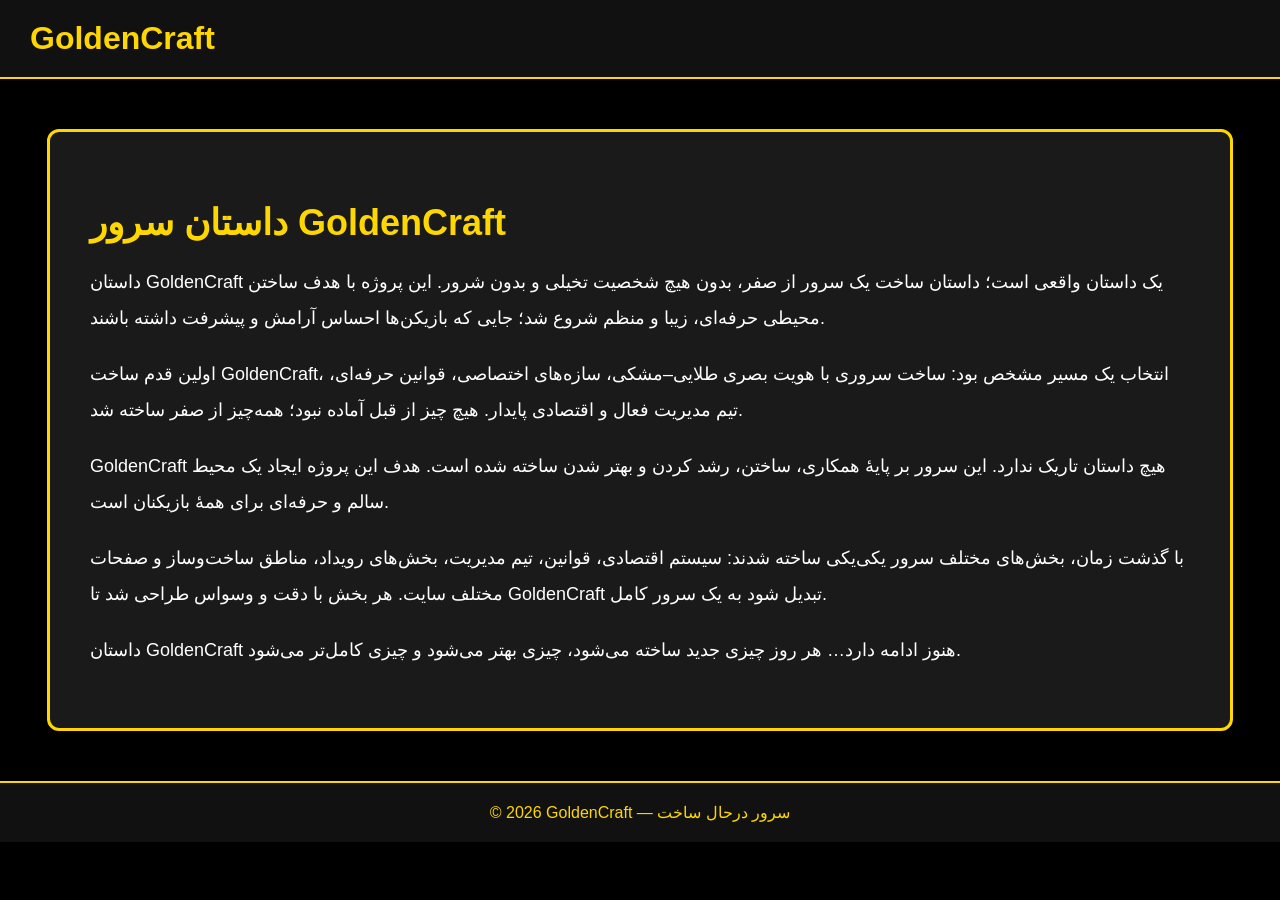
<file: story .html>
<!DOCTYPE html>
<html lang="fa">
<head>
    <meta charset="UTF-8">
    <title>داستان سرور GoldenCraft</title>
    <meta name="viewport" content="width=device-width, initial-scale=1">

    <style>
        body {
            margin: 0;
            padding: 0;
            background: #000;
            font-family: sans-serif;
            color: #ffd700;
        }

        header {
            width: 100%;
            padding: 20px 30px;
            background: #111;
            border-bottom: 2px solid #ffd700;
        }

        header h1 {
            margin: 0;
            font-size: 32px;
            color: #ffd700;
        }

        section {
            width: 90%;
            max-width: 1100px;
            margin: 50px auto;
            background: #1a1a1a;
            border-radius: 12px;
            border: 3px solid #ffd700;
            padding: 40px;
            box-shadow: 0 0 20px #000;
        }

        h2 {
            font-size: 36px;
            margin-bottom: 20px;
            color: #ffd700;
        }

        p {
            font-size: 18px;
            line-height: 2;
            color: #fff;
            margin-bottom: 20px;
        }

        footer {
            text-align: center;
            padding: 20px;
            background: #111;
            border-top: 2px solid #ffd700;
            color: #ffd700;
            margin-top: 50px;
        }
    </style>
</head>

<body>

<header>
    <h1>GoldenCraft</h1>
</header>

<section>
    <h2>داستان سرور GoldenCraft</h2>

    <p>
        داستان GoldenCraft یک داستان واقعی است؛ داستان ساخت یک سرور از صفر، بدون هیچ شخصیت تخیلی و بدون شرور.
        این پروژه با هدف ساختن محیطی حرفه‌ای، زیبا و منظم شروع شد؛ جایی که بازیکن‌ها احساس آرامش و پیشرفت داشته باشند.
    </p>

    <p>
        اولین قدم ساخت GoldenCraft، انتخاب یک مسیر مشخص بود: ساخت سروری با هویت بصری طلایی–مشکی، سازه‌های اختصاصی،
        قوانین حرفه‌ای، تیم مدیریت فعال و اقتصادی پایدار. هیچ چیز از قبل آماده نبود؛ همه‌چیز از صفر ساخته شد.
    </p>

    <p>
        GoldenCraft هیچ داستان تاریک ندارد. این سرور بر پایهٔ همکاری، ساختن، رشد کردن و بهتر شدن ساخته شده است.
        هدف این پروژه ایجاد یک محیط سالم و حرفه‌ای برای همهٔ بازیکنان است.
    </p>

    <p>
        با گذشت زمان، بخش‌های مختلف سرور یکی‌یکی ساخته شدند: سیستم اقتصادی، قوانین، تیم مدیریت، بخش‌های رویداد،
        مناطق ساخت‌وساز و صفحات مختلف سایت. هر بخش با دقت و وسواس طراحی شد تا GoldenCraft تبدیل شود به یک سرور کامل.
    </p>

    <p>
        داستان GoldenCraft هنوز ادامه دارد…  
        هر روز چیزی جدید ساخته می‌شود، چیزی بهتر می‌شود و چیزی کامل‌تر می‌شود.
    </p>
</section>

<footer>
    © 2026 GoldenCraft — سرور درحال ساخت
</footer>

</body>
</html>
</file>
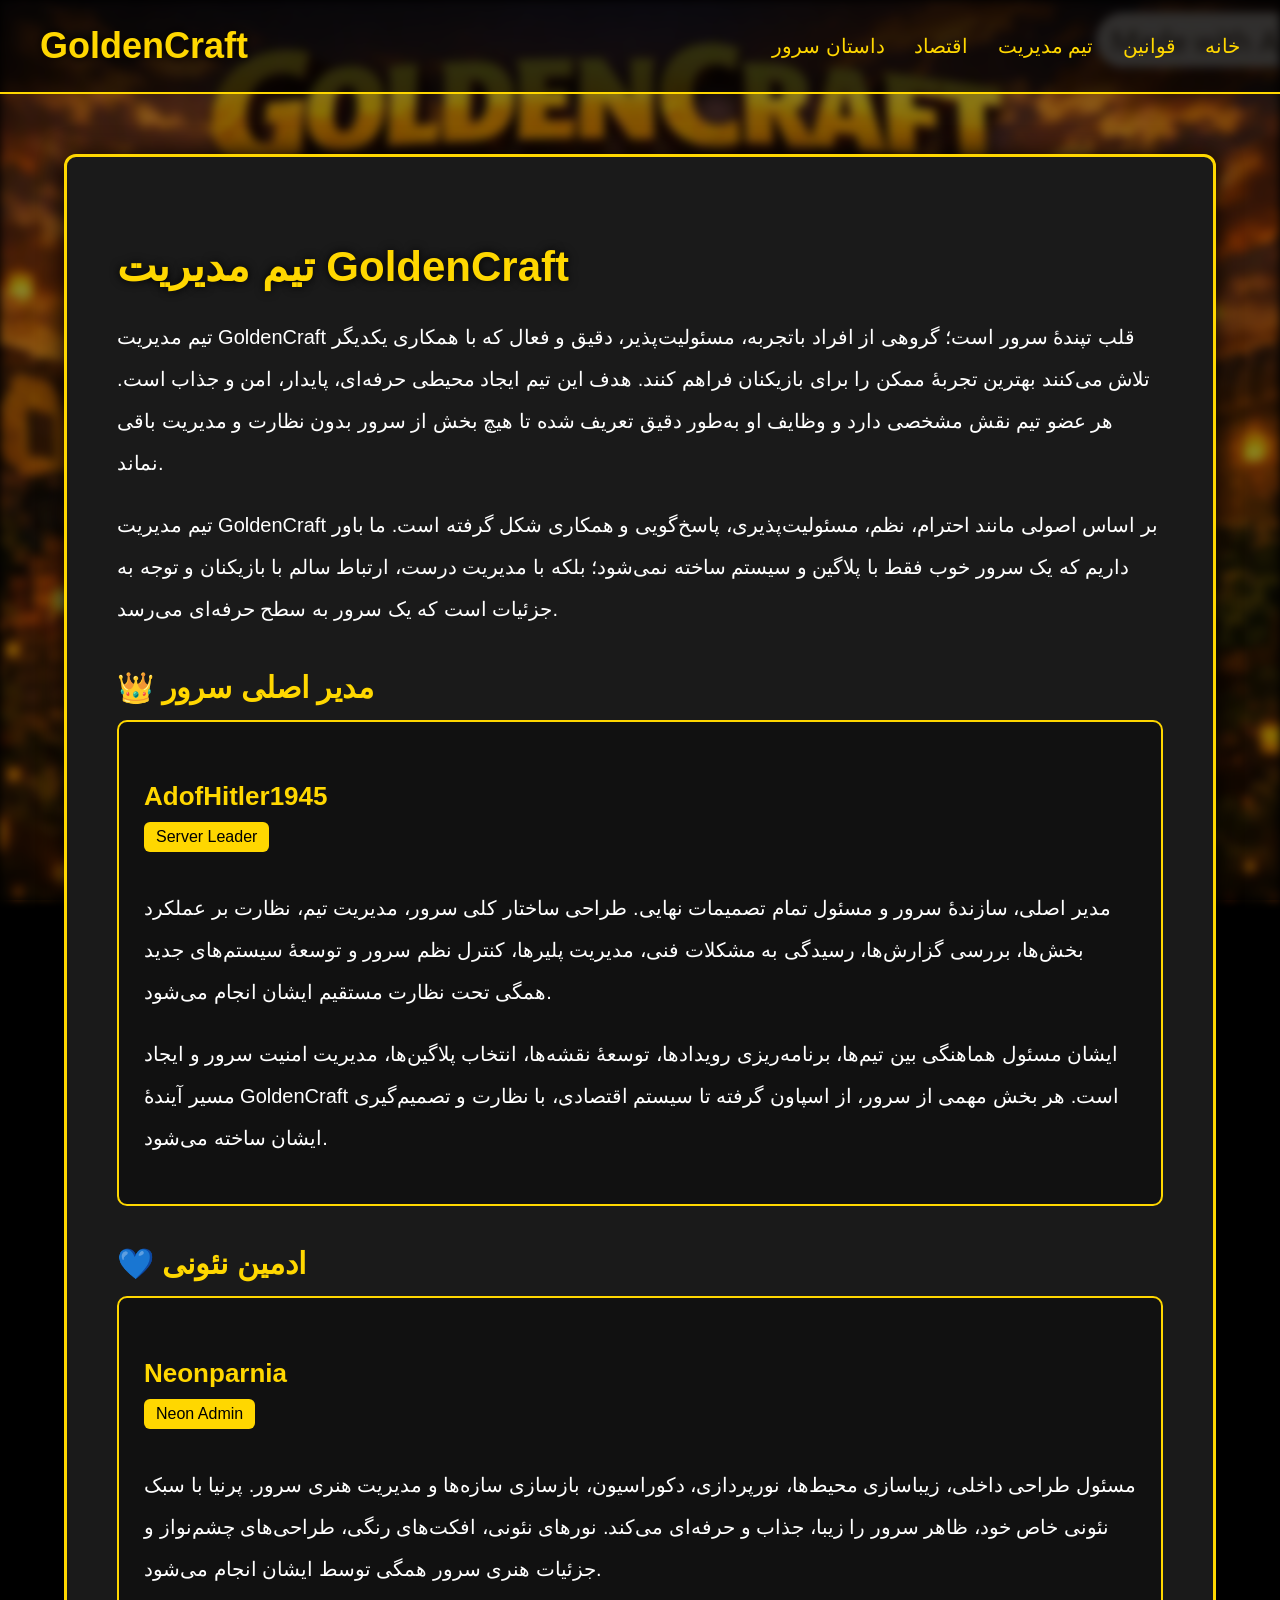
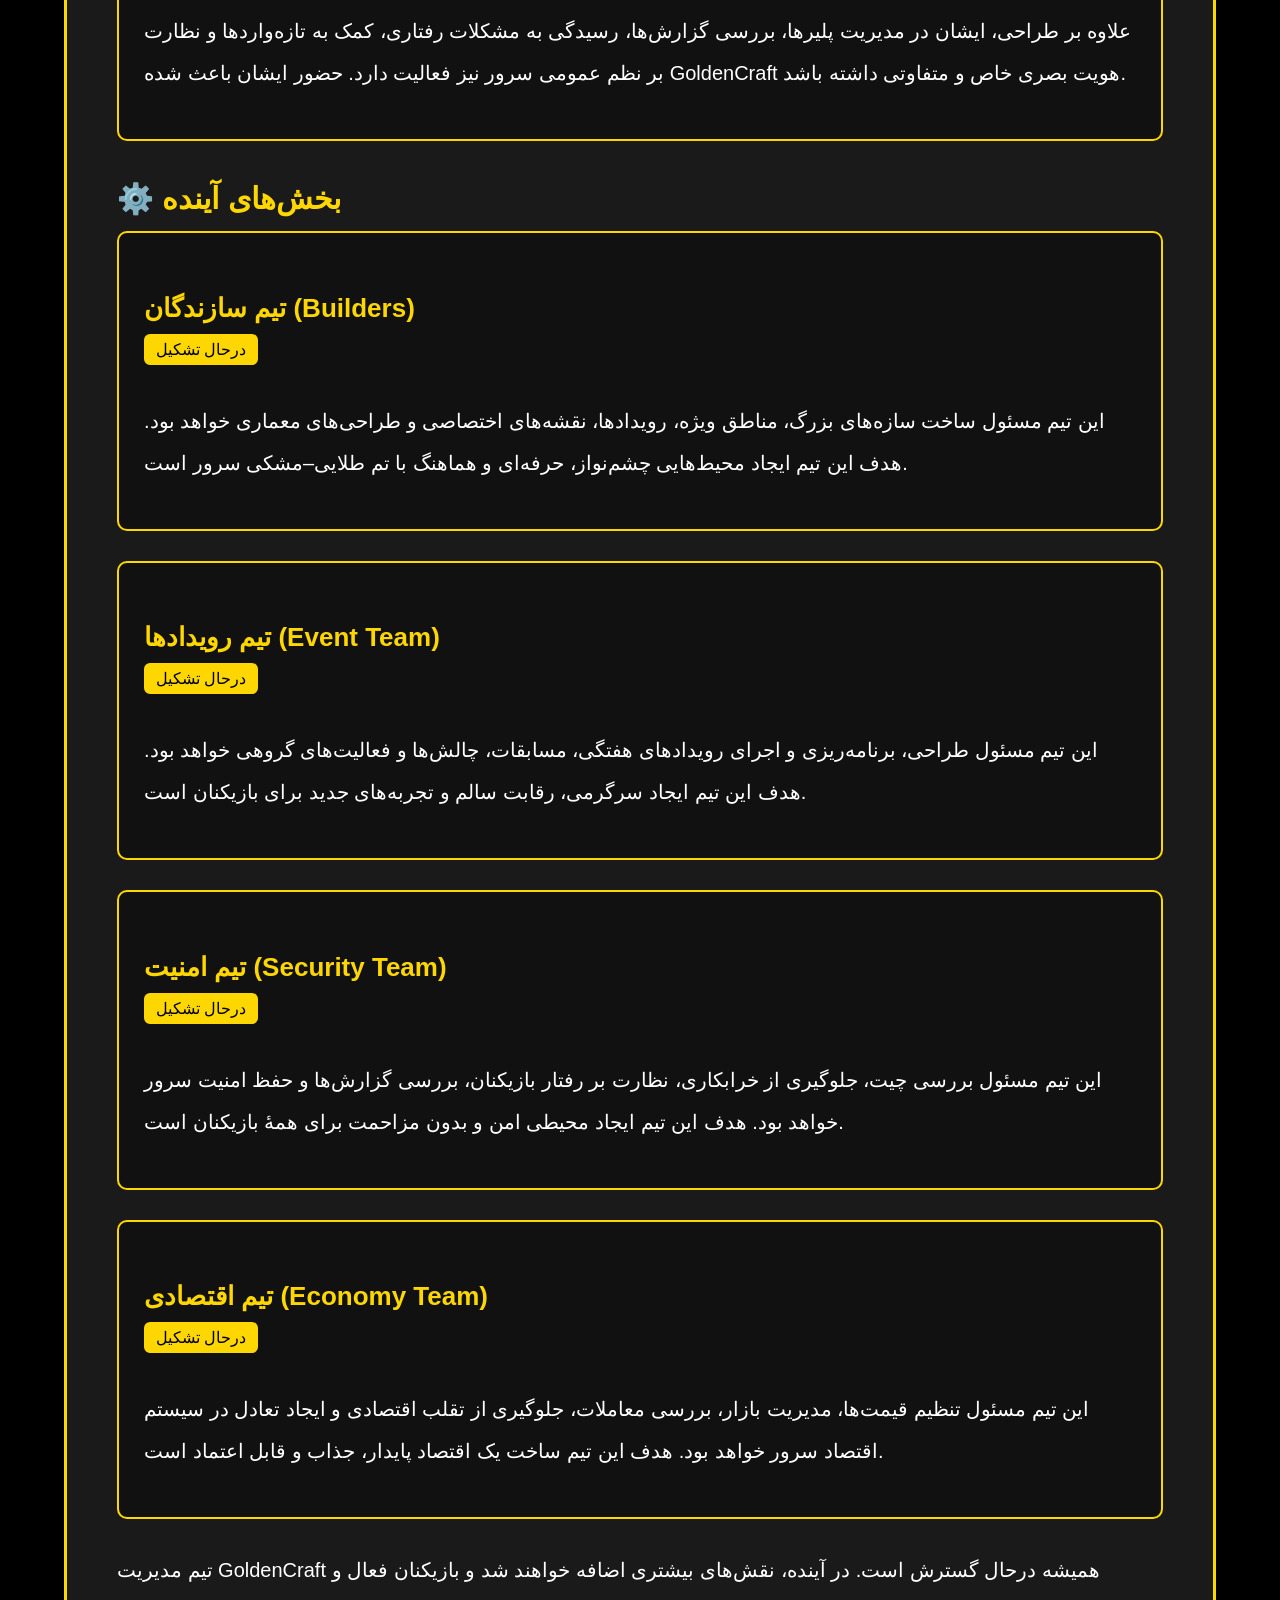
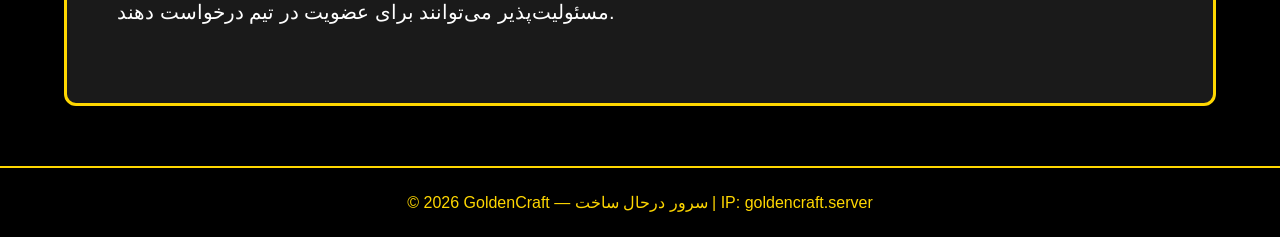
<file: team.html>
<!DOCTYPE html>
<html lang="fa">
<head>
    <meta charset="UTF-8">
    <title>GoldenCraft - تیم مدیریت</title>
    <meta name="viewport" content="width=device-width, initial-scale=1">

    <!-- فونت ماینکرفت -->
    <style>
        @font-face {
            font-family: 'Minecraft';
            src: url('https://fonts.cdnfonts.com/s/16074/Minecraft.ttf') format('truetype');
        }

        body {
            margin: 0;
            padding: 0;
            font-family: 'Minecraft', sans-serif;
            color: #ffd700;
            overflow-x: hidden;
            background-color: #000;
        }

        /* بک‌گراند تار فقط برای عکس */
        .bg {
            position: fixed;
            top: 0;
            left: 0;
            width: 100%;
            height: 100%;
            background: url('Copilot_20260818_062259.jpg') no-repeat center center fixed;
            background-size: cover;
            filter: blur(5px);
            z-index: -1;
        }

        /* لایه نیمه‌تار */
        .overlay {
            position: fixed;
            top: 0;
            left: 0;
            width: 100%;
            height: 100%;
            background: rgba(0,0,0,0.45);
            z-index: -1;
        }

        /* هدر */
        header {
            width: 100%;
            padding: 25px 40px;
            background: rgba(0,0,0,0.65);
            border-bottom: 2px solid #ffd700;
            display: flex;
            justify-content: space-between;
            align-items: center;
            box-sizing: border-box;
            position: sticky;
            top: 0;
            z-index: 10;
        }

        header h1 {
            margin: 0;
            font-size: 36px;
            color: #ffd700;
            text-shadow: 0 0 10px #000;
        }

        nav a {
            margin-left: 25px;
            color: #ffd700;
            text-decoration: none;
            font-size: 20px;
            transition: 0.3s;
        }

        nav a:hover {
            color: #fff;
            text-shadow: 0 0 10px #ffd700;
        }

        /* سکشن تیم */
        section {
            width: 90%;
            max-width: 1200px;
            margin: 60px auto;
            background: #1a1a1a; /* توسی پررنگ */
            border-radius: 12px;
            border: 3px solid #ffd700; /* قاب طلایی */
            padding: 50px;
            box-sizing: border-box;
            box-shadow: 0 0 25px #000;
        }

        section h2 {
            font-size: 42px;
            margin-bottom: 25px;
            color: #ffd700;
            text-shadow: 0 0 10px #000;
        }

        section h3 {
            font-size: 30px;
            margin-top: 40px;
            margin-bottom: 15px;
            color: #ffd700;
        }

        section p {
            font-size: 20px;
            line-height: 2.1;
            color: #fff;
            margin-bottom: 20px;
        }

        .member-box {
            background: #111;
            border: 2px solid #ffd700;
            border-radius: 10px;
            padding: 25px;
            margin-bottom: 30px;
        }

        .member-box h4 {
            font-size: 26px;
            margin-bottom: 10px;
            color: #ffd700;
        }

        .role {
            display: inline-block;
            padding: 6px 12px;
            background: #ffd700;
            color: #000;
            border-radius: 6px;
            font-size: 16px;
            margin-bottom: 15px;
        }

        footer {
            text-align: center;
            padding: 25px;
            background: rgba(0,0,0,0.65);
            border-top: 2px solid #ffd700;
            color: #ffd700;
            margin-top: 60px;
        }
    </style>
</head>

<body>

    <div class="bg"></div>
    <div class="overlay"></div>

    <!-- هدر -->
    <header>
        <h1>GoldenCraft</h1>
        <nav>
            <a href="index.html">خانه</a>
            <a href="rules.html">قوانین</a>
            <a href="team.html">تیم مدیریت</a>
            <a href="economy.html">اقتصاد</a>
            <a href="story.html">داستان سرور</a>
        </nav>
    </header>

    <!-- سکشن تیم -->
    <section>
        <h2>تیم مدیریت GoldenCraft</h2>

        <p>
            تیم مدیریت GoldenCraft قلب تپندهٔ سرور است؛ گروهی از افراد باتجربه، مسئولیت‌پذیر، دقیق و فعال که
            با همکاری یکدیگر تلاش می‌کنند بهترین تجربهٔ ممکن را برای بازیکنان فراهم کنند.  
            هدف این تیم ایجاد محیطی حرفه‌ای، پایدار، امن و جذاب است.  
            هر عضو تیم نقش مشخصی دارد و وظایف او به‌طور دقیق تعریف شده تا هیچ بخش از سرور بدون نظارت و مدیریت باقی نماند.
        </p>

        <p>
            تیم مدیریت GoldenCraft بر اساس اصولی مانند احترام، نظم، مسئولیت‌پذیری، پاسخ‌گویی و همکاری شکل
            گرفته است. ما باور داریم که یک سرور خوب فقط با پلاگین و سیستم ساخته نمی‌شود؛ بلکه با مدیریت درست،
            ارتباط سالم با بازیکنان و توجه به جزئیات است که یک سرور به سطح حرفه‌ای می‌رسد.
        </p>

        <h3>👑 مدیر اصلی سرور</h3>

        <div class="member-box">
            <h4>AdofHitler1945</h4>
            <span class="role">Server Leader</span>
            <p>
                مدیر اصلی، سازندهٔ سرور و مسئول تمام تصمیمات نهایی.  
                طراحی ساختار کلی سرور، مدیریت تیم، نظارت بر عملکرد بخش‌ها، بررسی گزارش‌ها، رسیدگی به مشکلات
                فنی، مدیریت پلیرها، کنترل نظم سرور و توسعهٔ سیستم‌های جدید همگی تحت نظارت مستقیم ایشان انجام
                می‌شود.
            </p>
            <p>
                ایشان مسئول هماهنگی بین تیم‌ها، برنامه‌ریزی رویدادها، توسعهٔ نقشه‌ها، انتخاب پلاگین‌ها،
                مدیریت امنیت سرور و ایجاد مسیر آیندهٔ GoldenCraft است.  
                هر بخش مهمی از سرور، از اسپاون گرفته تا سیستم اقتصادی، با نظارت و تصمیم‌گیری ایشان ساخته
                می‌شود.
            </p>
        </div>

        <h3>💙 ادمین نئونی</h3>

        <div class="member-box">
            <h4>Neonparnia</h4>
            <span class="role">Neon Admin</span>
            <p>
                مسئول طراحی داخلی، زیباسازی محیط‌ها، نورپردازی، دکوراسیون، بازسازی سازه‌ها و مدیریت هنری
                سرور.  
                پرنیا با سبک نئونی خاص خود، ظاهر سرور را زیبا، جذاب و حرفه‌ای می‌کند.  
                نورهای نئونی، افکت‌های رنگی، طراحی‌های چشم‌نواز و جزئیات هنری سرور همگی توسط ایشان انجام
                می‌شود.
            </p>
            <p>
                علاوه بر طراحی، ایشان در مدیریت پلیرها، بررسی گزارش‌ها، رسیدگی به مشکلات رفتاری، کمک به
                تازه‌واردها و نظارت بر نظم عمومی سرور نیز فعالیت دارد.  
                حضور ایشان باعث شده GoldenCraft هویت بصری خاص و متفاوتی داشته باشد.
            </p>
        </div>

        <h3>⚙️ بخش‌های آینده</h3>

        <div class="member-box">
            <h4>تیم سازندگان (Builders)</h4>
            <span class="role">درحال تشکیل</span>
            <p>
                این تیم مسئول ساخت سازه‌های بزرگ، مناطق ویژه، رویدادها، نقشه‌های اختصاصی و طراحی‌های
                معماری خواهد بود.  
                هدف این تیم ایجاد محیط‌هایی چشم‌نواز، حرفه‌ای و هماهنگ با تم طلایی–مشکی سرور است.
            </p>
        </div>

        <div class="member-box">
            <h4>تیم رویدادها (Event Team)</h4>
            <span class="role">درحال تشکیل</span>
            <p>
                این تیم مسئول طراحی، برنامه‌ریزی و اجرای رویدادهای هفتگی، مسابقات، چالش‌ها و فعالیت‌های
                گروهی خواهد بود.  
                هدف این تیم ایجاد سرگرمی، رقابت سالم و تجربه‌های جدید برای بازیکنان است.
            </p>
        </div>

        <div class="member-box">
            <h4>تیم امنیت (Security Team)</h4>
            <span class="role">درحال تشکیل</span>
            <p>
                این تیم مسئول بررسی چیت، جلوگیری از خرابکاری، نظارت بر رفتار بازیکنان، بررسی گزارش‌ها و
                حفظ امنیت سرور خواهد بود.  
                هدف این تیم ایجاد محیطی امن و بدون مزاحمت برای همهٔ بازیکنان است.
            </p>
        </div>

        <div class="member-box">
            <h4>تیم اقتصادی (Economy Team)</h4>
            <span class="role">درحال تشکیل</span>
            <p>
                این تیم مسئول تنظیم قیمت‌ها، مدیریت بازار، بررسی معاملات، جلوگیری از تقلب اقتصادی و ایجاد
                تعادل در سیستم اقتصاد سرور خواهد بود.  
                هدف این تیم ساخت یک اقتصاد پایدار، جذاب و قابل اعتماد است.
            </p>
        </div>

        <p>
            تیم مدیریت GoldenCraft همیشه درحال گسترش است.  
            در آینده، نقش‌های بیشتری اضافه خواهند شد و بازیکنان فعال و مسئولیت‌پذیر می‌توانند برای عضویت
            در تیم درخواست دهند.
        </p>
    </section>

    <!-- فوتر -->
    <footer>
        © 2026 GoldenCraft — سرور درحال ساخت | IP: goldencraft.server
    </footer>

</body>
</html>
</file>
